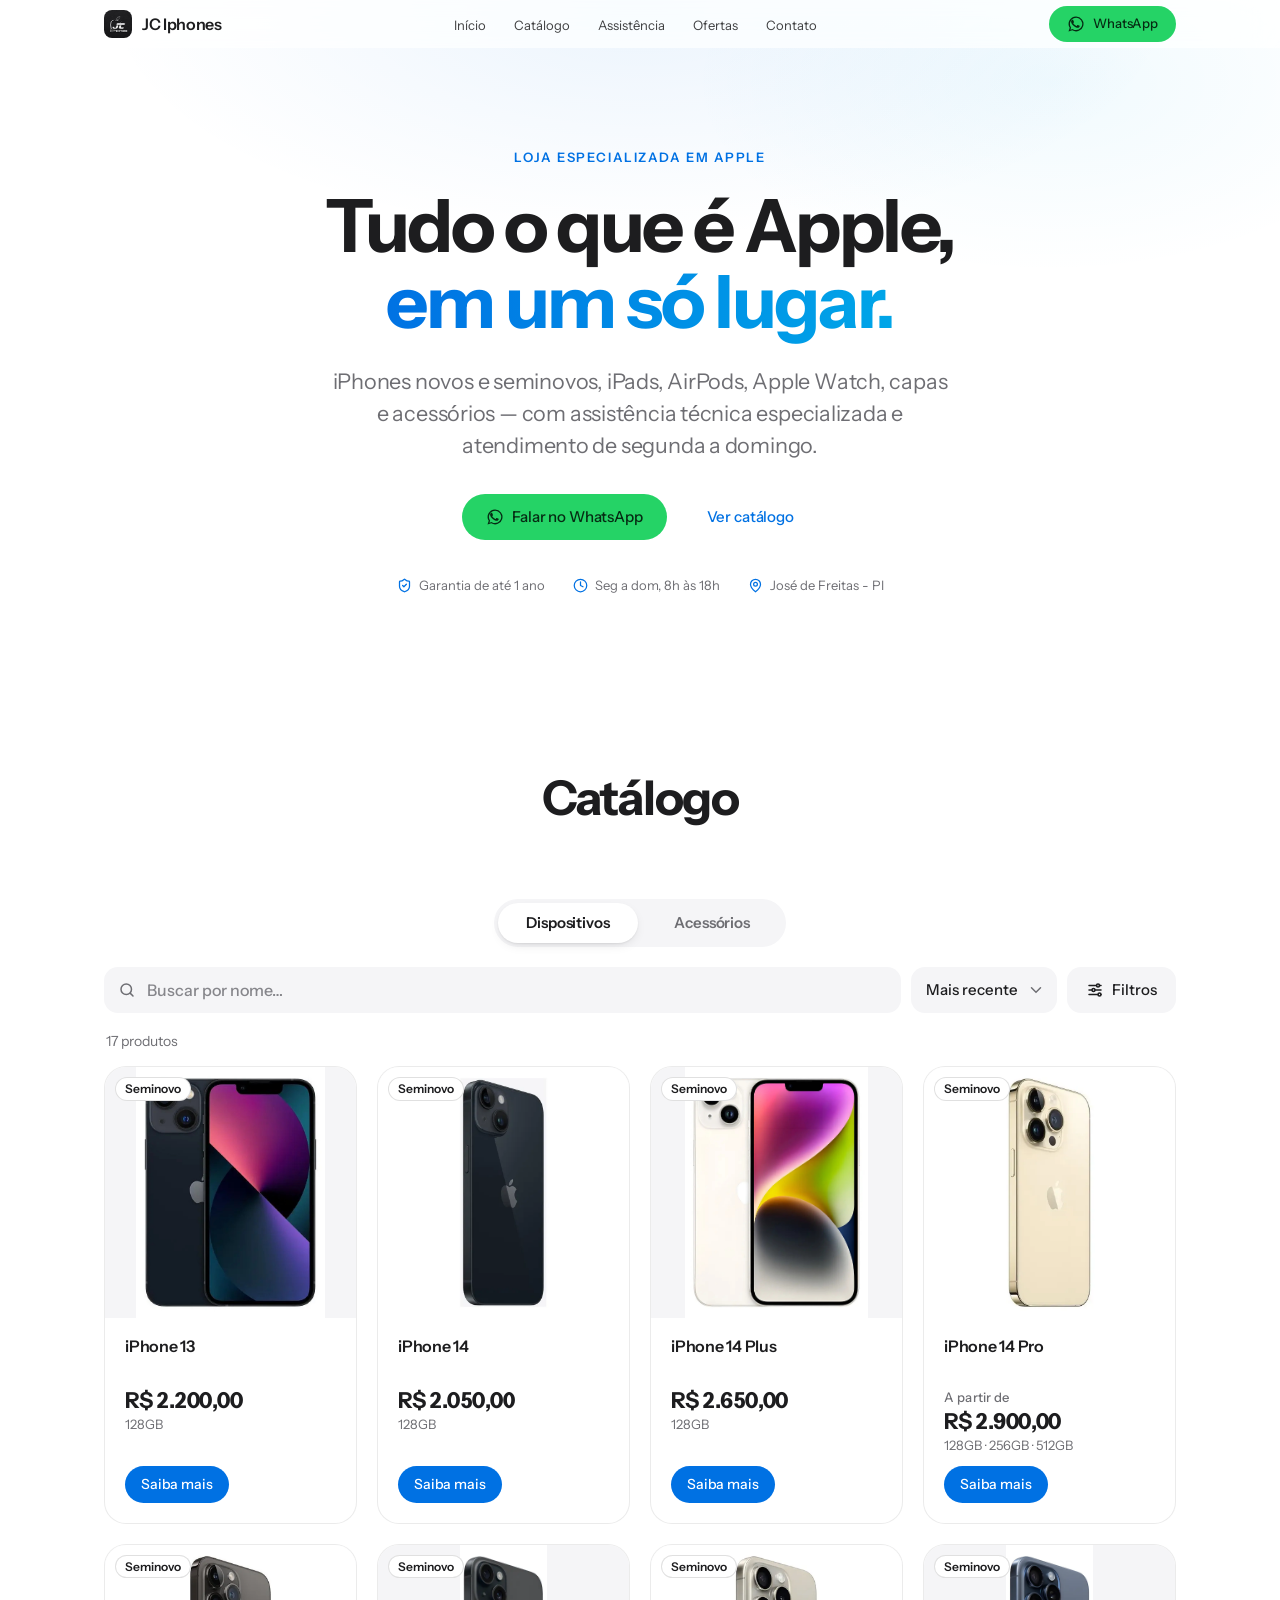
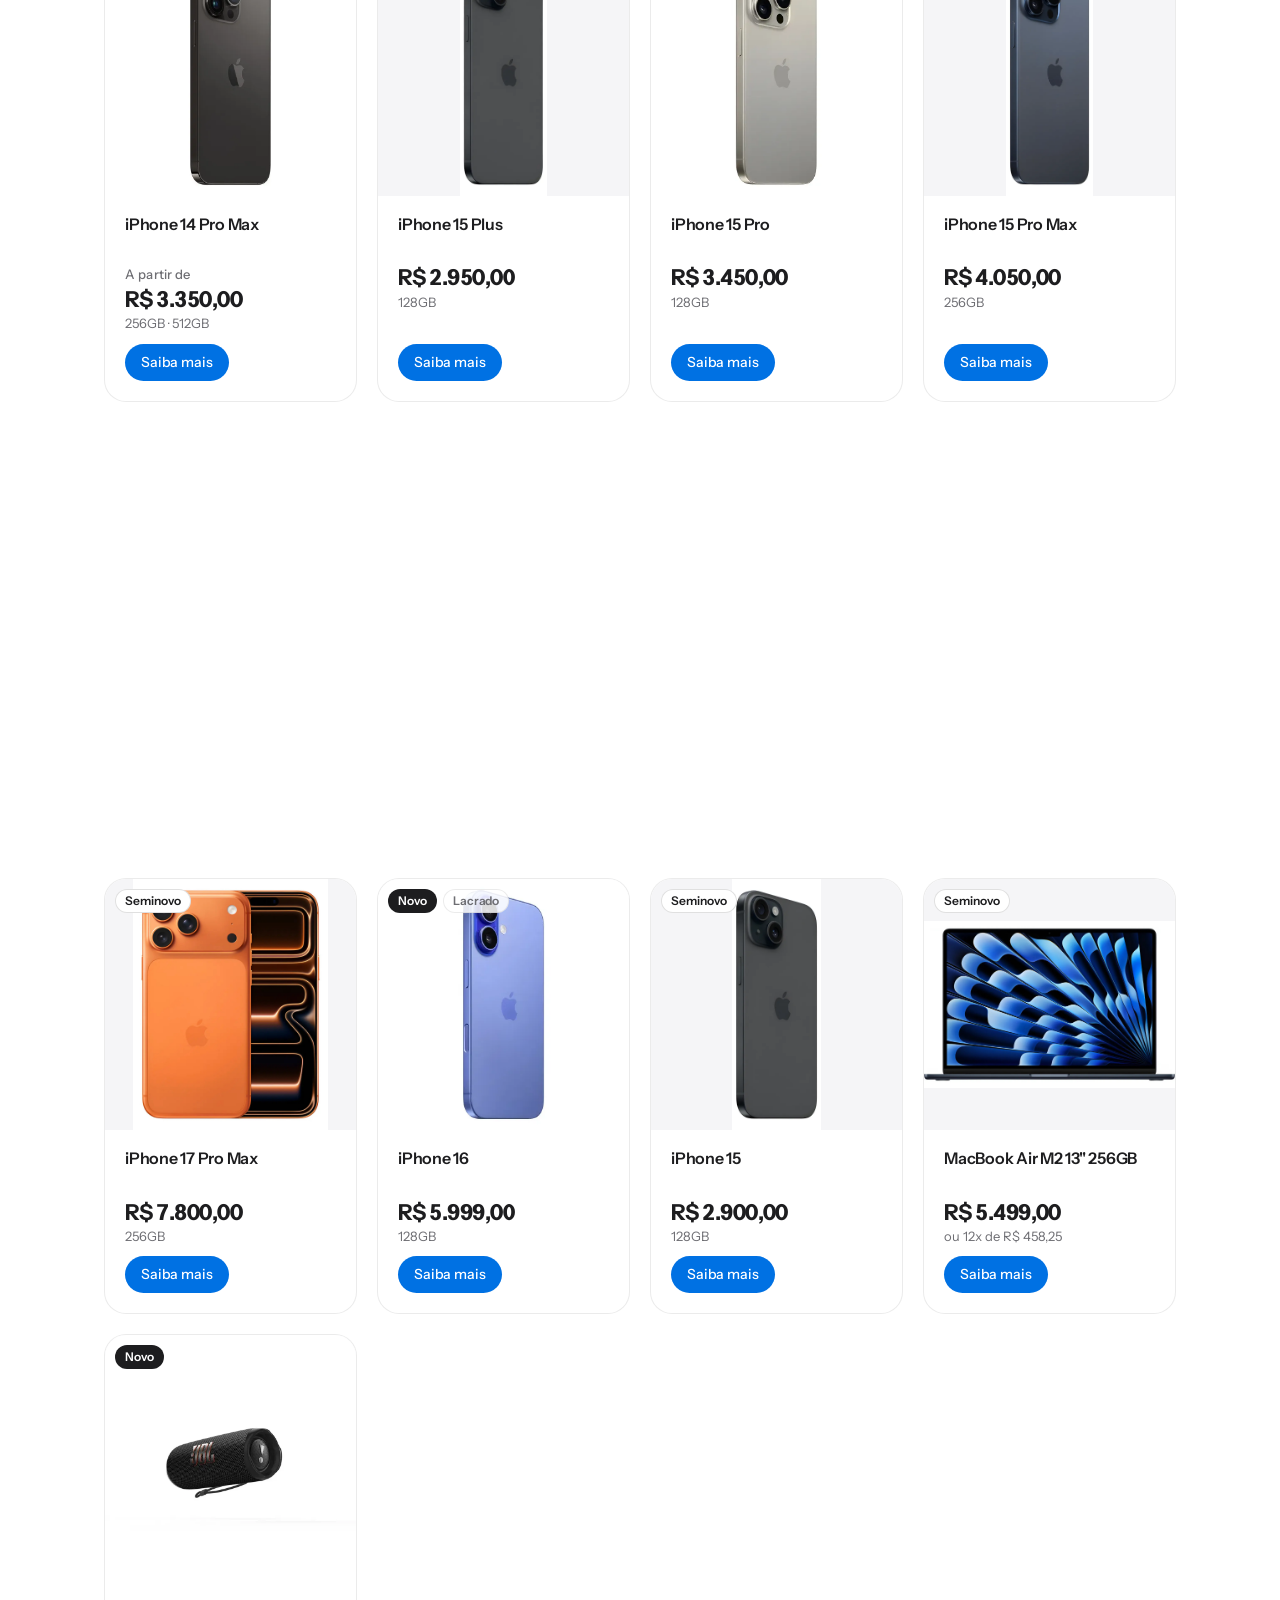
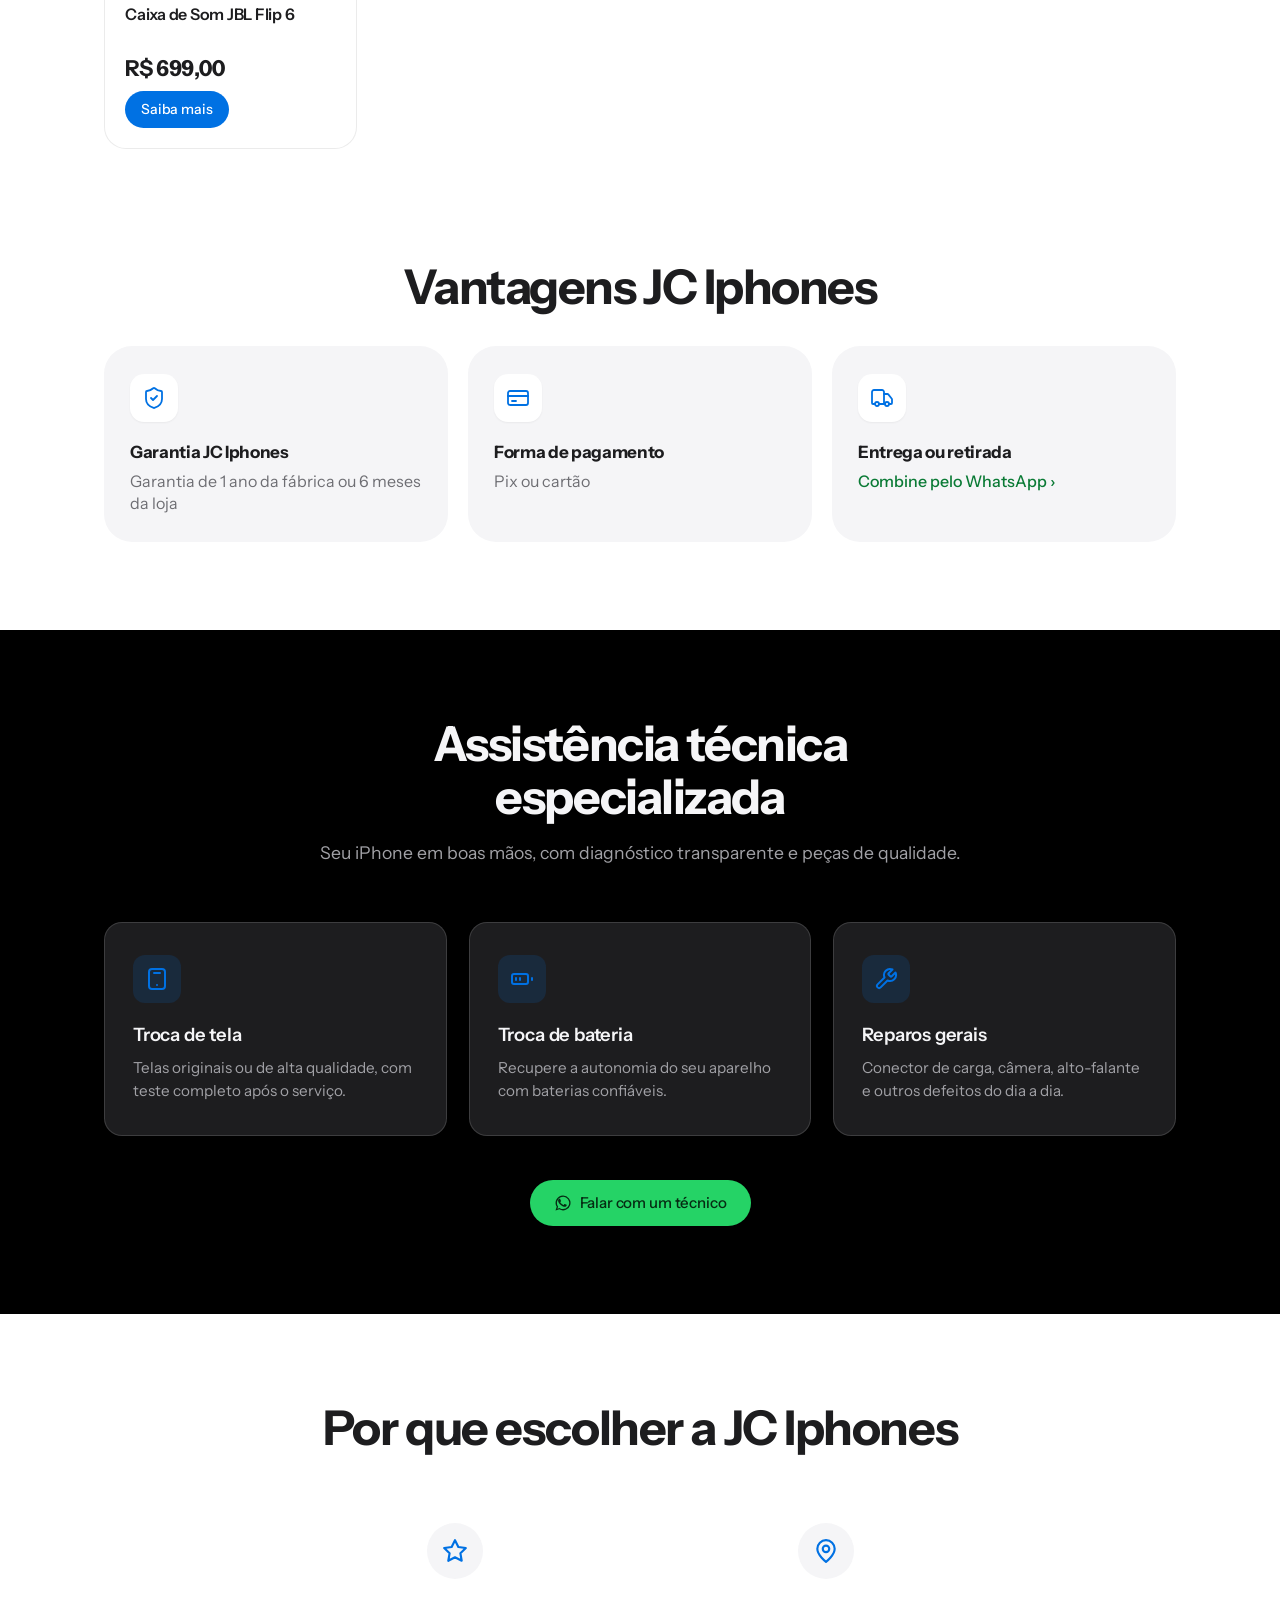
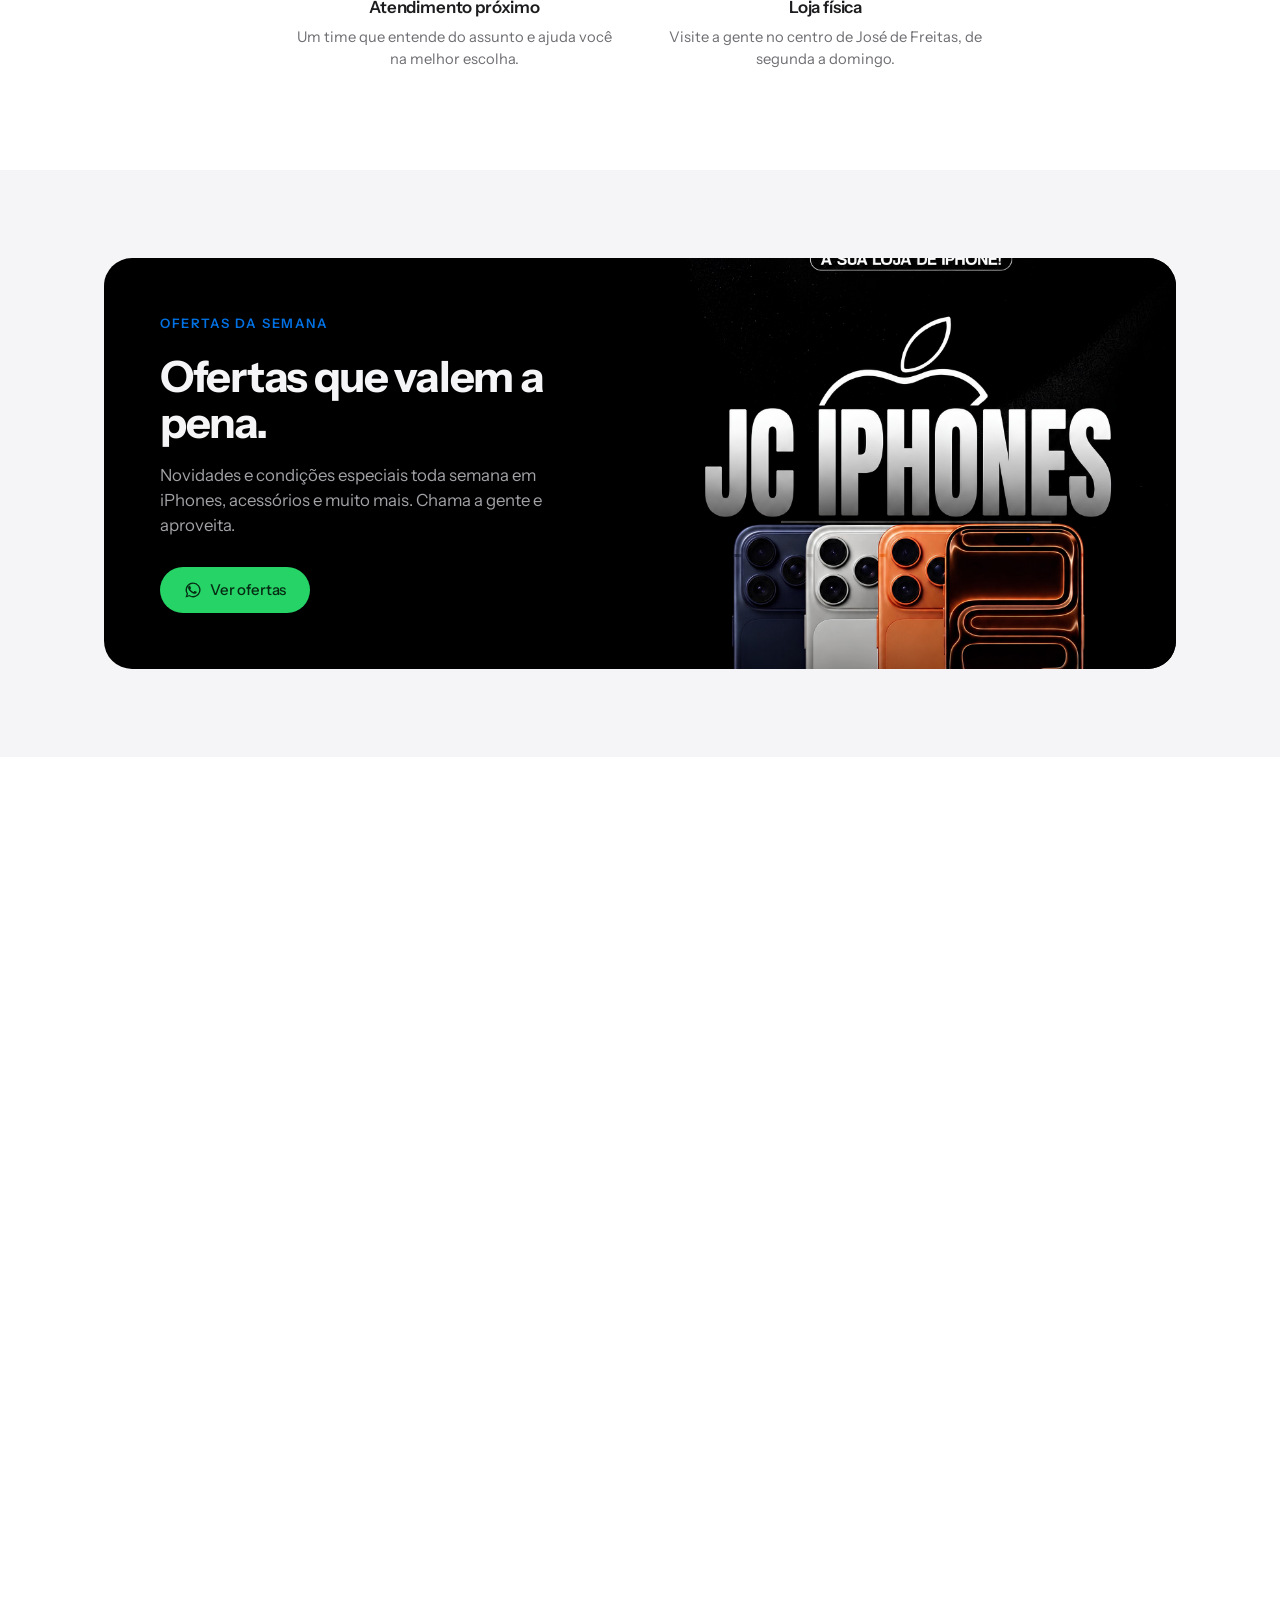
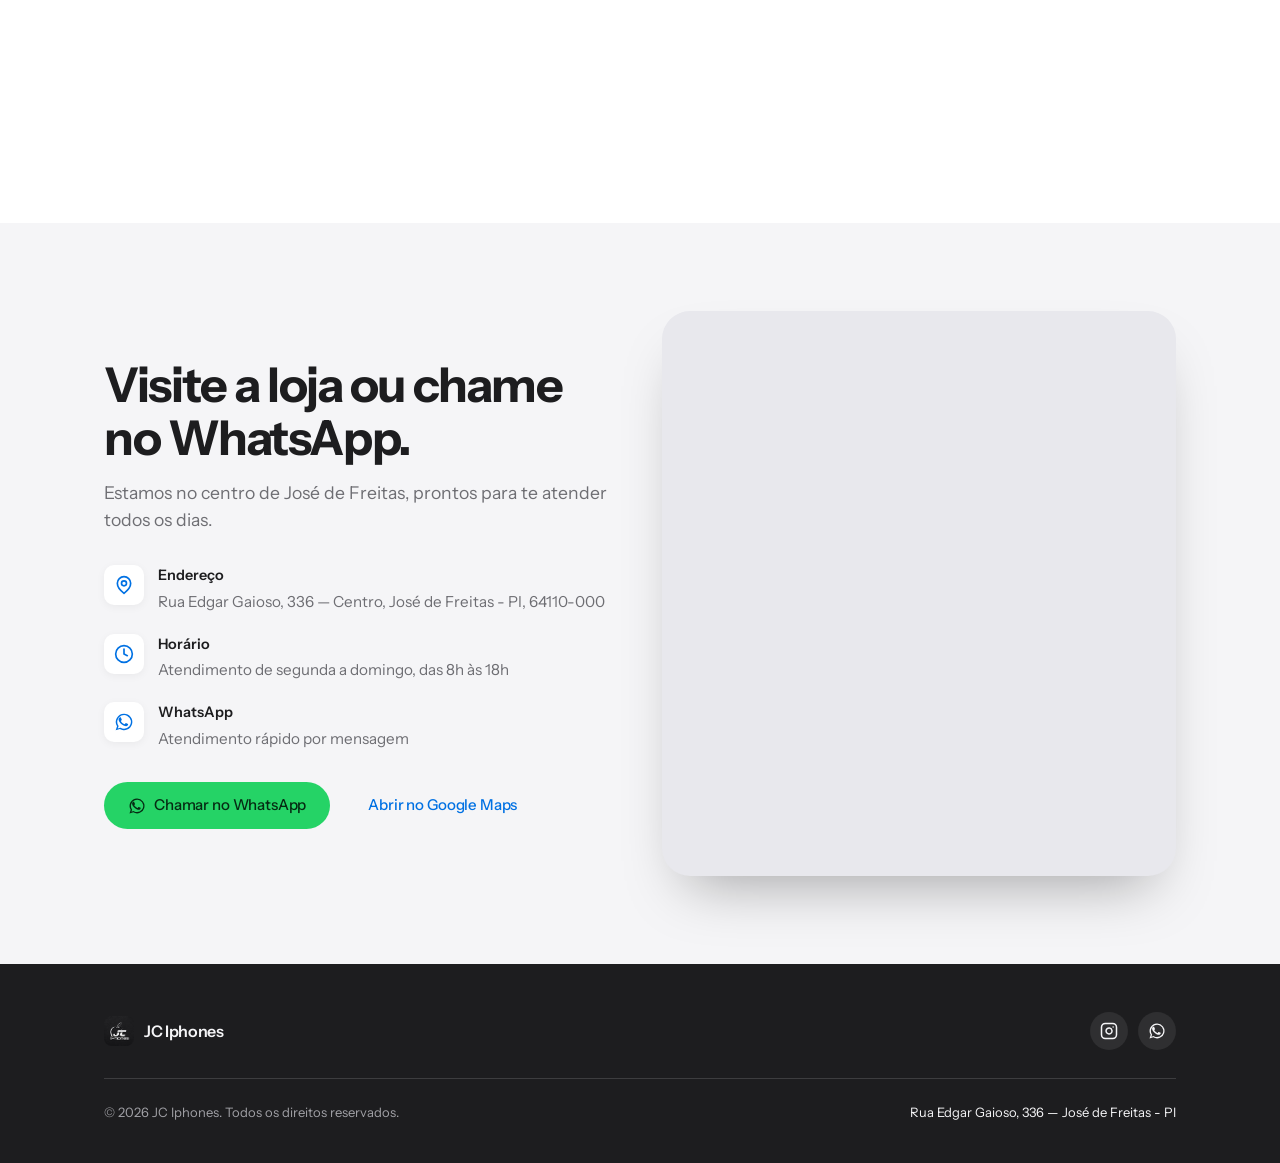
<file: index.html>
<!DOCTYPE html>
<html lang="pt-BR" dir="ltr">
<head>
  <script>document.documentElement.classList.add("js");</script>
  <meta charset="UTF-8">
  <meta name="viewport" content="width=device-width, initial-scale=1.0">
  <title>JC Iphones — iPhones novos e seminovos, acessórios e assistência técnica</title>
  <meta name="description" content="JC Iphones: iPhones novos e seminovos, iPads, AirPods, Apple Watch, capas e acessórios, com assistência técnica especializada. José de Freitas - PI.">
  <link rel="icon" type="image/jpeg" href="static/logo.jpg">

  <!-- Google tag (gtag.js) -->
  <script async src="https://www.googletagmanager.com/gtag/js?id=G-FJ1ECSJ4RF"></script>
  <script>
    window.dataLayer = window.dataLayer || [];
    function gtag(){dataLayer.push(arguments);}
    gtag('js', new Date());
    gtag('config', 'G-FJ1ECSJ4RF');
  </script>

  <meta property="og:title" content="JC Iphones — Tudo o que é Apple, em um só lugar">
  <meta property="og:description" content="iPhones novos e seminovos, iPads, AirPods, Apple Watch e acessórios, com assistência técnica especializada.">
  <meta property="og:type" content="website">
  <meta property="og:image" content="static/logo.jpg">

  <link rel="preconnect" href="https://fonts.googleapis.com">
  <link rel="preconnect" href="https://fonts.gstatic.com" crossorigin>
  <link href="https://fonts.googleapis.com/css2?family=Instrument+Sans:wght@400;500;600;700&display=swap" rel="stylesheet">

  <link rel="stylesheet" href="static/css/site.css?v=20260925">
  <link rel="stylesheet" href="static/css/catalogo.css?v=20260925">
</head>
<body>

  <!-- NAV -->
  <header class="nav" id="nav">
    <div class="nav-inner">
      <a href="#inicio" class="nav-brand">
        <img src="static/logo.jpg" alt="Logo JC Iphones">
        <span>JC Iphones</span>
      </a>
      <nav>
        <ul class="nav-links">
          <li><a href="#inicio">Início</a></li>
          <li><a href="#catalogo">Catálogo</a></li>
          <li><a href="#assistencia">Assistência</a></li>
          <li><a href="#ofertas">Ofertas</a></li>
          <li><a href="#contato">Contato</a></li>
        </ul>
      </nav>
      <div class="nav-actions">
        <a class="btn btn-whatsapp nav-cta desktop" data-wa-text="Olá! Quero saber mais sobre os produtos da JC Iphones.">
          <svg viewBox="0 0 24 24" fill="currentColor" aria-hidden="true"><path d="M12.04 2a9.9 9.9 0 0 0-8.4 15.14L2 22l5.02-1.6A9.9 9.9 0 1 0 12.04 2zm0 18.1a8.2 8.2 0 0 1-4.18-1.15l-.3-.18-2.98.95.95-2.9-.2-.3a8.2 8.2 0 1 1 6.7 3.58z"/><path d="M16.5 14.2c-.3-.15-1.7-.85-2-.95-.25-.1-.45-.15-.63.15-.18.3-.72.95-.88 1.14-.16.2-.32.22-.6.07-.3-.15-1.24-.46-2.36-1.45-.87-.78-1.46-1.74-1.63-2.04-.17-.3-.02-.45.13-.6.13-.13.3-.34.45-.52.15-.17.2-.3.3-.5.1-.2.05-.37-.02-.52-.07-.15-.63-1.52-.87-2.08-.23-.54-.46-.46-.63-.47h-.54c-.19 0-.5.07-.75.36-.26.3-.99.97-.99 2.36 0 1.39 1.01 2.73 1.15 2.92.14.2 1.98 3.03 4.8 4.25.67.29 1.2.46 1.6.59.68.22 1.3.19 1.78.11.55-.08 1.7-.69 1.94-1.36.24-.67.24-1.25.17-1.37-.07-.12-.26-.2-.55-.34z"/></svg>
          WhatsApp
        </a>
        <button class="nav-toggle" id="navToggle" aria-label="Abrir menu" aria-expanded="false">
          <svg id="iconMenu" viewBox="0 0 24 24" fill="none" stroke="currentColor" stroke-width="2" stroke-linecap="round"><line x1="4" x2="20" y1="6" y2="6"/><line x1="4" x2="20" y1="12" y2="12"/><line x1="4" x2="20" y1="18" y2="18"/></svg>
        </button>
      </div>
    </div>
  </header>

  <!-- MENU MOBILE -->
  <div class="mobile-menu" id="mobileMenu">
    <ul>
      <li><a href="#inicio">Início</a></li>
      <li><a href="#catalogo">Catálogo</a></li>
      <li><a href="#assistencia">Assistência</a></li>
      <li><a href="#ofertas">Ofertas</a></li>
      <li><a href="#contato">Contato</a></li>
      <li><a href="#" data-wa-text="Olá! Quero saber mais sobre os produtos da JC Iphones.">Falar no WhatsApp</a></li>
    </ul>
  </div>

  <main>
    <!-- HERO -->
    <section class="hero" id="inicio">
      <div class="container hero-inner">
        <span class="eyebrow reveal">Loja especializada em Apple</span>
        <h1 class="reveal" style="--d:.08s">Tudo o que é Apple,<br><span class="grad">em um só lugar.</span></h1>
        <p class="hero-sub reveal" style="--d:.16s">iPhones novos e seminovos, iPads, AirPods, Apple Watch, capas e acessórios — com assistência técnica especializada e atendimento de segunda a domingo.</p>
        <div class="hero-cta reveal" style="--d:.24s">
          <a class="btn btn-whatsapp" data-wa-text="Olá! Quero saber mais sobre os produtos da JC Iphones.">
            <svg viewBox="0 0 24 24" fill="currentColor" aria-hidden="true"><path d="M12.04 2a9.9 9.9 0 0 0-8.4 15.14L2 22l5.02-1.6A9.9 9.9 0 1 0 12.04 2zm0 18.1a8.2 8.2 0 0 1-4.18-1.15l-.3-.18-2.98.95.95-2.9-.2-.3a8.2 8.2 0 1 1 6.7 3.58z"/><path d="M16.5 14.2c-.3-.15-1.7-.85-2-.95-.25-.1-.45-.15-.63.15-.18.3-.72.95-.88 1.14-.16.2-.32.22-.6.07-.3-.15-1.24-.46-2.36-1.45-.87-.78-1.46-1.74-1.63-2.04-.17-.3-.02-.45.13-.6.13-.13.3-.34.45-.52.15-.17.2-.3.3-.5.1-.2.05-.37-.02-.52-.07-.15-.63-1.52-.87-2.08-.23-.54-.46-.46-.63-.47h-.54c-.19 0-.5.07-.75.36-.26.3-.99.97-.99 2.36 0 1.39 1.01 2.73 1.15 2.92.14.2 1.98 3.03 4.8 4.25.67.29 1.2.46 1.6.59.68.22 1.3.19 1.78.11.55-.08 1.7-.69 1.94-1.36.24-.67.24-1.25.17-1.37-.07-.12-.26-.2-.55-.34z"/></svg>
            Falar no WhatsApp
          </a>
          <a class="btn btn-ghost" href="#catalogo">Ver catálogo</a>
        </div>
        <div class="hero-trust reveal" style="--d:.32s">
          <span><svg viewBox="0 0 24 24" fill="none" stroke="currentColor" stroke-width="2" stroke-linecap="round" stroke-linejoin="round"><path d="M20 13c0 5-3.5 7.5-7.66 8.95a1 1 0 0 1-.67-.01C7.5 20.5 4 18 4 13V6a1 1 0 0 1 1-1c2 0 4.5-1.2 6.24-2.72a1.17 1.17 0 0 1 1.52 0C14.51 3.81 17 5 19 5a1 1 0 0 1 1 1z"/><path d="m9 12 2 2 4-4"/></svg> Garantia de até 1 ano</span>
          <span><svg viewBox="0 0 24 24" fill="none" stroke="currentColor" stroke-width="2" stroke-linecap="round" stroke-linejoin="round"><circle cx="12" cy="12" r="10"/><polyline points="12 6 12 12 16 14"/></svg> Seg a dom, 8h às 18h</span>
          <span><svg viewBox="0 0 24 24" fill="none" stroke="currentColor" stroke-width="2" stroke-linecap="round" stroke-linejoin="round"><path d="M20 10c0 6-8 12-8 12s-8-6-8-12a8 8 0 0 1 16 0Z"/><circle cx="12" cy="10" r="3"/></svg> José de Freitas - PI</span>
        </div>
      </div>
    </section>

    <!-- CATÁLOGO -->
    <section class="catalog" id="catalogo">
      <div class="container">
        <div class="section-head">
          <h2 class="reveal">Catálogo</h2>
          <p class="reveal" style="--d:.08s">Aparelhos e acessórios com preço, condição e disponibilidade de cada unidade.</p>
        </div>

        <div class="catalog-tabs" role="tablist" aria-label="Tipo de produto">
          <button type="button" role="tab" id="tabDispositivo" data-grupo="dispositivo" aria-selected="true" aria-controls="catalogGrid">Dispositivos</button>
          <button type="button" role="tab" id="tabAcessorio" data-grupo="acessorio" aria-selected="false" aria-controls="catalogGrid" tabindex="-1">Acessórios</button>
        </div>

        <div class="catalog-toolbar">
          <label class="catalog-search">
            <svg viewBox="0 0 24 24" fill="none" stroke="currentColor" stroke-width="2" stroke-linecap="round" aria-hidden="true"><circle cx="11" cy="11" r="7"/><path d="m20 20-3.5-3.5"/></svg>
            <span class="sr-only">Buscar por nome</span>
            <input type="search" id="catalogSearch" placeholder="Buscar por nome…" autocomplete="off" enterkeyhint="search">
          </label>
          <label class="catalog-sort">
            <span class="sr-only">Ordenar por</span>
            <select id="catalogSort">
              <option value="recente">Mais recente</option>
              <option value="menor-preco">Menor preço</option>
              <option value="maior-preco">Maior preço</option>
            </select>
            <svg viewBox="0 0 24 24" fill="none" stroke="currentColor" stroke-width="2" stroke-linecap="round" aria-hidden="true"><path d="m6 9 6 6 6-6"/></svg>
          </label>
          <button type="button" class="catalog-filter-btn" id="filterOpen" aria-controls="filterDrawer" aria-expanded="false">
            <svg viewBox="0 0 24 24" fill="none" stroke="currentColor" stroke-width="2" stroke-linecap="round" aria-hidden="true"><path d="M4 6h10M18 6h2M4 12h4M12 12h8M4 18h12M20 18h0"/><circle cx="16" cy="6" r="2"/><circle cx="10" cy="12" r="2"/><circle cx="18" cy="18" r="2"/></svg>
            Filtros<span class="filter-count" id="filterCount" hidden></span>
          </button>
        </div>

        <p class="catalog-count" id="catalogCount" aria-live="polite"></p>

        <div class="catalog-grid" id="catalogGrid" role="tabpanel" aria-labelledby="tabDispositivo">
          <noscript>
            <!-- Sem JavaScript não há catálogo: link direto (atualizar o número junto com WA_NUMBER em static/js/common.js) -->
            <div class="catalog-state">
              <h3>Ative o JavaScript para ver o catálogo</h3>
              <p>Ou fale direto com a gente e pergunte pelo aparelho que você procura.</p>
              <div class="state-actions"><a class="btn btn-whatsapp" href="https://wa.me/5511999999999?text=Ol%C3%A1!%20Quero%20saber%20quais%20produtos%20voc%C3%AAs%20t%C3%AAm%20dispon%C3%ADveis." target="_blank" rel="noopener">Falar no WhatsApp</a></div>
            </div>
          </noscript>
        </div>
      </div>

      <div class="filter-drawer" id="filterDrawer" role="dialog" aria-modal="true" aria-labelledby="filterTitle" hidden>
        <div class="filter-backdrop" data-close></div>
        <div class="filter-panel">
          <div class="filter-head">
            <h3 id="filterTitle">Filtros</h3>
            <button type="button" class="filter-close" data-close aria-label="Fechar filtros">
              <svg viewBox="0 0 24 24" fill="none" stroke="currentColor" stroke-width="2" stroke-linecap="round" aria-hidden="true"><path d="M18 6 6 18"/><path d="m6 6 12 12"/></svg>
            </button>
          </div>
          <div class="filter-body">
            <fieldset class="filter-group">
              <legend>Preço</legend>
              <div class="filter-price">
                <label><span>Mínimo</span><input type="number" id="filterMin" inputmode="numeric" min="0" step="50" placeholder="R$ 0"></label>
                <label><span>Máximo</span><input type="number" id="filterMax" inputmode="numeric" min="0" step="50" placeholder="Sem limite"></label>
              </div>
            </fieldset>
            <fieldset class="filter-group" id="filterLinhasGroup">
              <legend>Linha do aparelho</legend>
              <div class="filter-options" id="filterLinhas"></div>
            </fieldset>
            <fieldset class="filter-group">
              <legend>Condição</legend>
              <div class="filter-options">
                <label class="chip"><input type="checkbox" name="cond" value="novo"><span>Novo</span></label>
                <label class="chip"><input type="checkbox" name="cond" value="seminovo"><span>Seminovo</span></label>
              </div>
            </fieldset>
          </div>
          <div class="filter-foot">
            <button type="button" class="btn btn-ghost" id="filterClear">Limpar filtros</button>
            <button type="button" class="btn btn-primary" id="filterApply" data-close>Ver resultados</button>
          </div>
        </div>
      </div>
    </section>

    <!-- VANTAGENS -->
    <section class="vantagens-section" id="vantagens">
      <div class="container">
        <div class="section-head">
          <h2 class="reveal">Vantagens JC Iphones</h2>
        </div>
        <div data-vantagens="full"></div>
      </div>
    </section>

    <!-- ASSISTÊNCIA -->
    <section class="assist" id="assistencia">
      <div class="container">
        <div class="section-head">
          <h2 class="reveal">Assistência técnica especializada</h2>
          <p class="reveal" style="--d:.08s">Seu iPhone em boas mãos, com diagnóstico transparente e peças de qualidade.</p>
        </div>
        <div class="assist-grid">
          <div class="assist-item reveal">
            <div class="icon"><svg viewBox="0 0 24 24" fill="none" stroke="currentColor" stroke-width="2" stroke-linecap="round" stroke-linejoin="round"><rect x="4" y="2" width="16" height="20" rx="3"/><path d="M9 6h6"/><path d="M12 18h.01"/></svg></div>
            <h4>Troca de tela</h4>
            <p>Telas originais ou de alta qualidade, com teste completo após o serviço.</p>
          </div>
          <div class="assist-item reveal" style="--d:.06s">
            <div class="icon"><svg viewBox="0 0 24 24" fill="none" stroke="currentColor" stroke-width="2" stroke-linecap="round" stroke-linejoin="round"><rect x="2" y="7" width="16" height="10" rx="2"/><line x1="22" y1="11" x2="22" y2="13"/><line x1="6" y1="11" x2="6" y2="13"/><line x1="10" y1="11" x2="10" y2="13"/></svg></div>
            <h4>Troca de bateria</h4>
            <p>Recupere a autonomia do seu aparelho com baterias confiáveis.</p>
          </div>
          <div class="assist-item reveal" style="--d:.12s">
            <div class="icon"><svg viewBox="0 0 24 24" fill="none" stroke="currentColor" stroke-width="2" stroke-linecap="round" stroke-linejoin="round"><path d="M14.7 6.3a1 1 0 0 0 0 1.4l1.6 1.6a1 1 0 0 0 1.4 0l3.77-3.77a6 6 0 0 1-7.94 7.94l-6.91 6.91a2.12 2.12 0 0 1-3-3l6.91-6.91a6 6 0 0 1 7.94-7.94l-3.76 3.76z"/></svg></div>
            <h4>Reparos gerais</h4>
            <p>Conector de carga, câmera, alto-falante e outros defeitos do dia a dia.</p>
          </div>
        </div>
        <div class="assist-cta reveal">
          <a class="btn btn-whatsapp" data-wa-text="Olá! Preciso de assistência técnica para meu iPhone.">
            <svg viewBox="0 0 24 24" fill="currentColor" aria-hidden="true"><path d="M12.04 2a9.9 9.9 0 0 0-8.4 15.14L2 22l5.02-1.6A9.9 9.9 0 1 0 12.04 2zm0 18.1a8.2 8.2 0 0 1-4.18-1.15l-.3-.18-2.98.95.95-2.9-.2-.3a8.2 8.2 0 1 1 6.7 3.58z"/><path d="M16.5 14.2c-.3-.15-1.7-.85-2-.95-.25-.1-.45-.15-.63.15-.18.3-.72.95-.88 1.14-.16.2-.32.22-.6.07-.3-.15-1.24-.46-2.36-1.45-.87-.78-1.46-1.74-1.63-2.04-.17-.3-.02-.45.13-.6.13-.13.3-.34.45-.52.15-.17.2-.3.3-.5.1-.2.05-.37-.02-.52-.07-.15-.63-1.52-.87-2.08-.23-.54-.46-.46-.63-.47h-.54c-.19 0-.5.07-.75.36-.26.3-.99.97-.99 2.36 0 1.39 1.01 2.73 1.15 2.92.14.2 1.98 3.03 4.8 4.25.67.29 1.2.46 1.6.59.68.22 1.3.19 1.78.11.55-.08 1.7-.69 1.94-1.36.24-.67.24-1.25.17-1.37-.07-.12-.26-.2-.55-.34z"/></svg>
            Falar com um técnico
          </a>
        </div>
      </div>
    </section>

    <!-- DIFERENCIAIS -->
    <section id="porque">
      <div class="container">
        <div class="section-head">
          <h2 class="reveal">Por que escolher a JC Iphones</h2>
        </div>
        <div class="diffs-grid diffs-grid-2">
          <div class="diff reveal">
            <div class="icon"><svg viewBox="0 0 24 24" fill="none" stroke="currentColor" stroke-width="2" stroke-linecap="round" stroke-linejoin="round"><polygon points="12 2 15.09 8.26 22 9.27 17 14.14 18.18 21.02 12 17.77 5.82 21.02 7 14.14 2 9.27 8.91 8.26 12 2"/></svg></div>
            <h4>Atendimento próximo</h4>
            <p>Um time que entende do assunto e ajuda você na melhor escolha.</p>
          </div>
          <div class="diff reveal" style="--d:.06s">
            <div class="icon"><svg viewBox="0 0 24 24" fill="none" stroke="currentColor" stroke-width="2" stroke-linecap="round" stroke-linejoin="round"><path d="M20 10c0 6-8 12-8 12s-8-6-8-12a8 8 0 0 1 16 0Z"/><circle cx="12" cy="10" r="3"/></svg></div>
            <h4>Loja física</h4>
            <p>Visite a gente no centro de José de Freitas, de segunda a domingo.</p>
          </div>
        </div>
      </div>
    </section>

    <!-- OFERTAS / PROMO -->
    <section class="promo" id="ofertas">
      <div class="container">
        <div class="promo-card reveal">
          <div class="promo-copy">
            <span class="eyebrow">Ofertas da semana</span>
            <h2>Ofertas que valem a pena.</h2>
            <p>Novidades e condições especiais toda semana em iPhones, acessórios e muito mais. Chama a gente e aproveita.</p>
            <a class="btn btn-whatsapp" data-wa-text="Olá! Quero conhecer as ofertas da semana da JC Iphones.">
              <svg viewBox="0 0 24 24" fill="currentColor" aria-hidden="true"><path d="M12.04 2a9.9 9.9 0 0 0-8.4 15.14L2 22l5.02-1.6A9.9 9.9 0 1 0 12.04 2zm0 18.1a8.2 8.2 0 0 1-4.18-1.15l-.3-.18-2.98.95.95-2.9-.2-.3a8.2 8.2 0 1 1 6.7 3.58z"/><path d="M16.5 14.2c-.3-.15-1.7-.85-2-.95-.25-.1-.45-.15-.63.15-.18.3-.72.95-.88 1.14-.16.2-.32.22-.6.07-.3-.15-1.24-.46-2.36-1.45-.87-.78-1.46-1.74-1.63-2.04-.17-.3-.02-.45.13-.6.13-.13.3-.34.45-.52.15-.17.2-.3.3-.5.1-.2.05-.37-.02-.52-.07-.15-.63-1.52-.87-2.08-.23-.54-.46-.46-.63-.47h-.54c-.19 0-.5.07-.75.36-.26.3-.99.97-.99 2.36 0 1.39 1.01 2.73 1.15 2.92.14.2 1.98 3.03 4.8 4.25.67.29 1.2.46 1.6.59.68.22 1.3.19 1.78.11.55-.08 1.7-.69 1.94-1.36.24-.67.24-1.25.17-1.37-.07-.12-.26-.2-.55-.34z"/></svg>
              Ver ofertas
            </a>
          </div>
          <div class="promo-media">
            <img src="static/banner.jpg" alt="Banner promocional da JC Iphones" loading="lazy">
          </div>
        </div>
      </div>
    </section>

    <!-- NOVIDADES / INSTAGRAM -->
    <section id="novidades">
      <div class="container">
        <div class="section-head">
          <h2 class="reveal">Novidades da loja</h2>
          <p class="reveal" style="--d:.08s">Acompanhe as últimas chegadas e promoções no nosso Instagram.</p>
        </div>
        <div class="insta-grid">
          <a class="insta-card reveal" href="#" target="_blank" rel="noopener">
            <img src="static/banner_instagram_02.jpg" alt="Publicação da JC Iphones no Instagram" loading="lazy">
            <span class="insta-overlay"><span class="tag"><svg viewBox="0 0 24 24" fill="none" stroke="currentColor" stroke-width="2" stroke-linecap="round" stroke-linejoin="round"><rect width="20" height="20" x="2" y="2" rx="5" ry="5"/><path d="M16 11.37A4 4 0 1 1 12.63 8 4 4 0 0 1 16 11.37z"/><line x1="17.5" x2="17.51" y1="6.5" y2="6.5"/></svg> Ver no Instagram</span></span>
          </a>
          <a class="insta-card reveal" style="--d:.08s" href="#" target="_blank" rel="noopener">
            <img src="static/banner_instagram_03.jpg" alt="Publicação da JC Iphones no Instagram" loading="lazy">
            <span class="insta-overlay"><span class="tag"><svg viewBox="0 0 24 24" fill="none" stroke="currentColor" stroke-width="2" stroke-linecap="round" stroke-linejoin="round"><rect width="20" height="20" x="2" y="2" rx="5" ry="5"/><path d="M16 11.37A4 4 0 1 1 12.63 8 4 4 0 0 1 16 11.37z"/><line x1="17.5" x2="17.51" y1="6.5" y2="6.5"/></svg> Ver no Instagram</span></span>
          </a>
        </div>
        <div class="insta-cta reveal">
          <a class="btn btn-primary" href="#" target="_blank" rel="noopener">
            <svg viewBox="0 0 24 24" fill="none" stroke="currentColor" stroke-width="2" stroke-linecap="round" stroke-linejoin="round"><rect width="20" height="20" x="2" y="2" rx="5" ry="5"/><path d="M16 11.37A4 4 0 1 1 12.63 8 4 4 0 0 1 16 11.37z"/><line x1="17.5" x2="17.51" y1="6.5" y2="6.5"/></svg>
            Seguir no Instagram
          </a>
        </div>
      </div>
    </section>

    <!-- CONTATO -->
    <section class="contact" id="contato">
      <div class="container">
        <div class="contact-grid">
          <div class="reveal">
            <h2>Visite a loja ou chame no WhatsApp.</h2>
            <p>Estamos no centro de José de Freitas, prontos para te atender todos os dias.</p>
            <ul class="contact-list">
              <li>
                <div class="icon"><svg viewBox="0 0 24 24" fill="none" stroke="currentColor" stroke-width="2" stroke-linecap="round" stroke-linejoin="round"><path d="M20 10c0 6-8 12-8 12s-8-6-8-12a8 8 0 0 1 16 0Z"/><circle cx="12" cy="10" r="3"/></svg></div>
                <div><strong>Endereço</strong><span>Rua Edgar Gaioso, 336 — Centro, José de Freitas - PI, 64110-000</span></div>
              </li>
              <li>
                <div class="icon"><svg viewBox="0 0 24 24" fill="none" stroke="currentColor" stroke-width="2" stroke-linecap="round" stroke-linejoin="round"><circle cx="12" cy="12" r="10"/><polyline points="12 6 12 12 16 14"/></svg></div>
                <div><strong>Horário</strong><span>Atendimento de segunda a domingo, das 8h às 18h</span></div>
              </li>
              <li>
                <div class="icon"><svg viewBox="0 0 24 24" fill="currentColor"><path d="M12.04 2a9.9 9.9 0 0 0-8.4 15.14L2 22l5.02-1.6A9.9 9.9 0 1 0 12.04 2zm0 18.1a8.2 8.2 0 0 1-4.18-1.15l-.3-.18-2.98.95.95-2.9-.2-.3a8.2 8.2 0 1 1 6.7 3.58z"/><path d="M16.5 14.2c-.3-.15-1.7-.85-2-.95-.25-.1-.45-.15-.63.15-.18.3-.72.95-.88 1.14-.16.2-.32.22-.6.07-.3-.15-1.24-.46-2.36-1.45-.87-.78-1.46-1.74-1.63-2.04-.17-.3-.02-.45.13-.6.13-.13.3-.34.45-.52.15-.17.2-.3.3-.5.1-.2.05-.37-.02-.52-.07-.15-.63-1.52-.87-2.08-.23-.54-.46-.46-.63-.47h-.54c-.19 0-.5.07-.75.36-.26.3-.99.97-.99 2.36 0 1.39 1.01 2.73 1.15 2.92.14.2 1.98 3.03 4.8 4.25.67.29 1.2.46 1.6.59.68.22 1.3.19 1.78.11.55-.08 1.7-.69 1.94-1.36.24-.67.24-1.25.17-1.37-.07-.12-.26-.2-.55-.34z"/></svg></div>
                <div><strong>WhatsApp</strong><span>Atendimento rápido por mensagem</span></div>
              </li>
            </ul>
            <div class="contact-actions">
              <a class="btn btn-whatsapp" data-wa-text="Olá! Quero falar com a JC Iphones.">
                <svg viewBox="0 0 24 24" fill="currentColor" aria-hidden="true"><path d="M12.04 2a9.9 9.9 0 0 0-8.4 15.14L2 22l5.02-1.6A9.9 9.9 0 1 0 12.04 2zm0 18.1a8.2 8.2 0 0 1-4.18-1.15l-.3-.18-2.98.95.95-2.9-.2-.3a8.2 8.2 0 1 1 6.7 3.58z"/><path d="M16.5 14.2c-.3-.15-1.7-.85-2-.95-.25-.1-.45-.15-.63.15-.18.3-.72.95-.88 1.14-.16.2-.32.22-.6.07-.3-.15-1.24-.46-2.36-1.45-.87-.78-1.46-1.74-1.63-2.04-.17-.3-.02-.45.13-.6.13-.13.3-.34.45-.52.15-.17.2-.3.3-.5.1-.2.05-.37-.02-.52-.07-.15-.63-1.52-.87-2.08-.23-.54-.46-.46-.63-.47h-.54c-.19 0-.5.07-.75.36-.26.3-.99.97-.99 2.36 0 1.39 1.01 2.73 1.15 2.92.14.2 1.98 3.03 4.8 4.25.67.29 1.2.46 1.6.59.68.22 1.3.19 1.78.11.55-.08 1.7-.69 1.94-1.36.24-.67.24-1.25.17-1.37-.07-.12-.26-.2-.55-.34z"/></svg>
                Chamar no WhatsApp
              </a>
              <a class="btn btn-ghost" href="https://www.google.com/maps/search/?api=1&query=Rua+Edgar+Gaioso+336+Jos%C3%A9+de+Freitas+PI" target="_blank" rel="noopener">Abrir no Google Maps</a>
            </div>
          </div>
          <div class="map-wrap reveal" style="--d:.1s">
            <iframe title="Mapa da JC Iphones" src="https://maps.google.com/maps?q=Rua%20Edgar%20Gaioso%2C%20336%20-%20Centro%2C%20Jos%C3%A9%20de%20Freitas%20-%20PI&t=&z=15&ie=UTF8&iwloc=&output=embed" loading="lazy" referrerpolicy="no-referrer-when-downgrade"></iframe>
          </div>
        </div>
      </div>
    </section>
  </main>

  <footer>
    <div class="footer-inner">
      <div class="footer-top">
        <a href="#inicio" class="footer-brand">
          <img src="static/logo.jpg" alt="Logo JC Iphones">
          <span>JC Iphones</span>
        </a>
        <div class="footer-social">
          <a href="#" target="_blank" rel="noopener" aria-label="Instagram da JC Iphones">
            <svg viewBox="0 0 24 24" fill="none" stroke="currentColor" stroke-width="2" stroke-linecap="round" stroke-linejoin="round"><rect width="20" height="20" x="2" y="2" rx="5" ry="5"/><path d="M16 11.37A4 4 0 1 1 12.63 8 4 4 0 0 1 16 11.37z"/><line x1="17.5" x2="17.51" y1="6.5" y2="6.5"/></svg>
          </a>
          <a href="#" data-wa-text="Olá! Quero saber mais sobre os produtos da JC Iphones." target="_blank" rel="noopener" aria-label="WhatsApp da JC Iphones">
            <svg viewBox="0 0 24 24" fill="currentColor"><path d="M12.04 2a9.9 9.9 0 0 0-8.4 15.14L2 22l5.02-1.6A9.9 9.9 0 1 0 12.04 2zm0 18.1a8.2 8.2 0 0 1-4.18-1.15l-.3-.18-2.98.95.95-2.9-.2-.3a8.2 8.2 0 1 1 6.7 3.58z"/><path d="M16.5 14.2c-.3-.15-1.7-.85-2-.95-.25-.1-.45-.15-.63.15-.18.3-.72.95-.88 1.14-.16.2-.32.22-.6.07-.3-.15-1.24-.46-2.36-1.45-.87-.78-1.46-1.74-1.63-2.04-.17-.3-.02-.45.13-.6.13-.13.3-.34.45-.52.15-.17.2-.3.3-.5.1-.2.05-.37-.02-.52-.07-.15-.63-1.52-.87-2.08-.23-.54-.46-.46-.63-.47h-.54c-.19 0-.5.07-.75.36-.26.3-.99.97-.99 2.36 0 1.39 1.01 2.73 1.15 2.92.14.2 1.98 3.03 4.8 4.25.67.29 1.2.46 1.6.59.68.22 1.3.19 1.78.11.55-.08 1.7-.69 1.94-1.36.24-.67.24-1.25.17-1.37-.07-.12-.26-.2-.55-.34z"/></svg>
          </a>
        </div>
      </div>
      <div class="footer-bottom">
        <span>&copy; <span id="year"></span> JC Iphones. Todos os direitos reservados.</span>
        <a href="https://www.google.com/maps/search/?api=1&query=Rua+Edgar+Gaioso+336+Jos%C3%A9+de+Freitas+PI" target="_blank" rel="noopener">Rua Edgar Gaioso, 336 — José de Freitas - PI</a>
      </div>
    </div>
  </footer>

  <script src="static/js/catalogo-core.js?v=20260925"></script>
  <script src="static/js/common.js?v=20260925"></script>
  <script src="static/js/catalogo.js?v=20260925"></script>
</body>
</html>
</file>
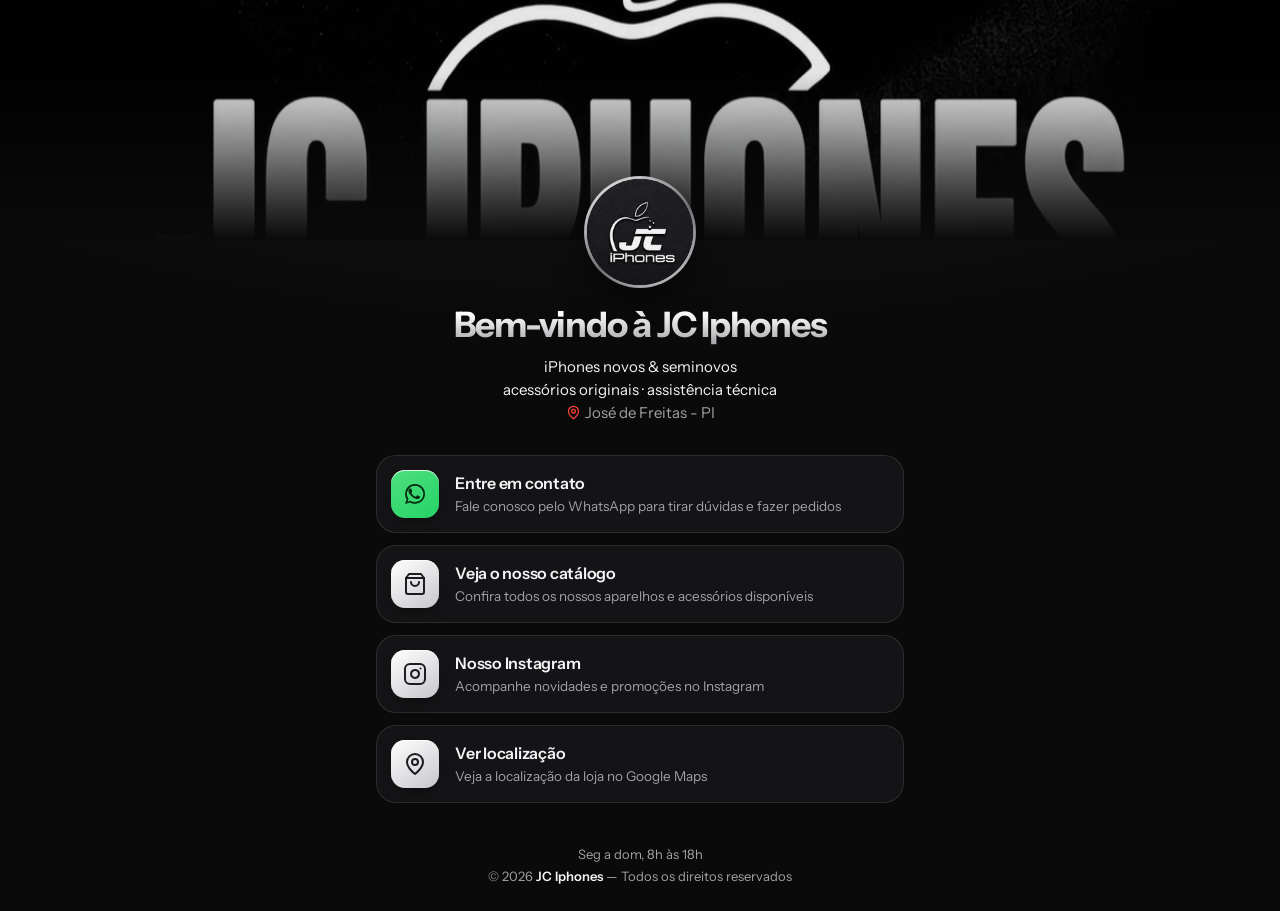
<file: bio/index.html>
<!DOCTYPE html>
<html lang="pt-BR" dir="ltr">
<head>
  <script>document.documentElement.classList.add("js");</script>
  <meta charset="UTF-8">
  <meta name="viewport" content="width=device-width, initial-scale=1.0, viewport-fit=cover">
  <title>JC Iphones | Links</title>
  <meta name="description" content="JC Iphones em José de Freitas - PI: iPhones novos e seminovos, acessórios e assistência técnica. Fale no WhatsApp, veja o catálogo e a localização.">
  <meta name="theme-color" content="#0a0a0b">

  <!-- Compartilhamento (WhatsApp/Instagram exigem URL absoluta).
       TODO: se a loja usar domínio próprio, trocar a base https://mauriciodosantos.github.io/jciphones/ -->
  <meta property="og:type" content="website">
  <meta property="og:site_name" content="JC Iphones">
  <meta property="og:title" content="JC Iphones — iPhones novos e seminovos em José de Freitas - PI">
  <meta property="og:description" content="Fale no WhatsApp, veja o catálogo com preços e a localização da loja.">
  <meta property="og:url" content="https://mauriciodosantos.github.io/jciphones/bio/">
  <meta property="og:image" content="https://mauriciodosantos.github.io/jciphones/static/bio-banner.jpg">
  <meta property="og:image:width" content="1200">
  <meta property="og:image:height" content="636">
  <meta name="twitter:card" content="summary_large_image">
  <link rel="icon" type="image/jpeg" href="../static/logo.jpg">

  <!-- Google tag (gtag.js) -->
  <script async src="https://www.googletagmanager.com/gtag/js?id=G-FJ1ECSJ4RF"></script>
  <script>
    window.dataLayer = window.dataLayer || [];
    function gtag(){dataLayer.push(arguments);}
    gtag('js', new Date());
    gtag('config', 'G-FJ1ECSJ4RF');
  </script>

  <link rel="preconnect" href="https://fonts.googleapis.com">
  <link rel="preconnect" href="https://fonts.gstatic.com" crossorigin>
  <link href="https://fonts.googleapis.com/css2?family=Instrument+Sans:wght@400;500;600;700&display=swap" rel="stylesheet">
  <link rel="stylesheet" href="../static/css/site.css?v=20260925">
  <link rel="stylesheet" href="../static/css/bio.css?v=20260925">
</head>
<body class="bio">
  <header class="bio-cover">
    <img src="../static/bio-banner.jpg" alt="" width="1200" height="636" onerror="this.remove()">
  </header>

  <main class="bio-main">
    <img class="bio-logo" src="../static/logo.jpg" alt="Logo JC Iphones" width="150" height="150">

    <h1 class="bio-title">Bem-vindo à JC Iphones</h1>
    <p class="bio-text">
      iPhones novos &amp; seminovos<br>
      acessórios originais &middot; assistência técnica<br>
      <span class="bio-place">
        <svg viewBox="0 0 24 24" fill="none" stroke="currentColor" stroke-width="2" stroke-linecap="round" stroke-linejoin="round" aria-hidden="true"><path d="M20 10c0 6-8 12-8 12s-8-6-8-12a8 8 0 0 1 16 0Z"/><circle cx="12" cy="10" r="3"/></svg>
        José de Freitas - PI
      </span>
    </p>

    <nav class="bio-links" aria-label="Links da JC Iphones">
      <a class="bio-link bio-link-wa" data-bio="whatsapp" data-wa-location="bio" data-wa-text="Olá! Vim pelo Instagram e quero saber mais sobre os produtos da JC Iphones.">
        <span class="bio-icon"><svg viewBox="0 0 24 24" fill="currentColor" aria-hidden="true"><path d="M12.04 2a9.9 9.9 0 0 0-8.4 15.14L2 22l5.02-1.6A9.9 9.9 0 1 0 12.04 2zm0 18.1a8.2 8.2 0 0 1-4.18-1.15l-.3-.18-2.98.95.95-2.9-.2-.3a8.2 8.2 0 1 1 6.7 3.58z"/><path d="M16.5 14.2c-.3-.15-1.7-.85-2-.95-.25-.1-.45-.15-.63.15-.18.3-.72.95-.88 1.14-.16.2-.32.22-.6.07-.3-.15-1.24-.46-2.36-1.45-.87-.78-1.46-1.74-1.63-2.04-.17-.3-.02-.45.13-.6.13-.13.3-.34.45-.52.15-.17.2-.3.3-.5.1-.2.05-.37-.02-.52-.07-.15-.63-1.52-.87-2.08-.23-.54-.46-.46-.63-.47h-.54c-.19 0-.5.07-.75.36-.26.3-.99.97-.99 2.36 0 1.39 1.01 2.73 1.15 2.92.14.2 1.98 3.03 4.8 4.25.67.29 1.2.46 1.6.59.68.22 1.3.19 1.78.11.55-.08 1.7-.69 1.94-1.36.24-.67.24-1.25.17-1.37-.07-.12-.26-.2-.55-.34z"/></svg></span>
        <span class="bio-link-body"><strong>Entre em contato</strong><span>Fale conosco pelo WhatsApp para tirar dúvidas e fazer pedidos</span></span>
      </a>
      <a class="bio-link" data-bio="catalogo" href="../#catalogo">
        <span class="bio-icon"><svg viewBox="0 0 24 24" fill="none" stroke="currentColor" stroke-width="2" stroke-linecap="round" stroke-linejoin="round" aria-hidden="true"><path d="M6 2 3 6v14a2 2 0 0 0 2 2h14a2 2 0 0 0 2-2V6l-3-4Z"/><path d="M3 6h18"/><path d="M16 10a4 4 0 0 1-8 0"/></svg></span>
        <span class="bio-link-body"><strong>Veja o nosso catálogo</strong><span>Confira todos os nossos aparelhos e acessórios disponíveis</span></span>
      </a>
      <!-- TODO: trocar "#" pela URL do Instagram da loja antes de publicar (ver .specs/project/STATE.md → Todos) -->
      <a class="bio-link" data-bio="instagram" href="#" target="_blank" rel="noopener">
        <span class="bio-icon"><svg viewBox="0 0 24 24" fill="none" stroke="currentColor" stroke-width="2" stroke-linecap="round" stroke-linejoin="round" aria-hidden="true"><rect x="2" y="2" width="20" height="20" rx="5" ry="5"/><path d="M16 11.37A4 4 0 1 1 12.63 8 4 4 0 0 1 16 11.37z"/><line x1="17.5" x2="17.51" y1="6.5" y2="6.5"/></svg></span>
        <span class="bio-link-body"><strong>Nosso Instagram</strong><span>Acompanhe novidades e promoções no Instagram</span></span>
      </a>
      <a class="bio-link" data-bio="localizacao" href="https://www.google.com/maps/search/?api=1&amp;query=Rua+Edgar+Gaioso+336+Jos%C3%A9+de+Freitas+PI" target="_blank" rel="noopener">
        <span class="bio-icon"><svg viewBox="0 0 24 24" fill="none" stroke="currentColor" stroke-width="2" stroke-linecap="round" stroke-linejoin="round" aria-hidden="true"><path d="M20 10c0 6-8 12-8 12s-8-6-8-12a8 8 0 0 1 16 0Z"/><circle cx="12" cy="10" r="3"/></svg></span>
        <span class="bio-link-body"><strong>Ver localização</strong><span>Veja a localização da loja no Google Maps</span></span>
      </a>
    </nav>
  </main>

  <footer class="bio-footer">
    <p>Seg a dom, 8h às 18h</p>
    <p>&copy; <span id="year"></span> <strong>JC Iphones</strong> &mdash; Todos os direitos reservados</p>
  </footer>

  <script src="../static/js/common.js?v=20260925"></script>
</body>
</html>
</file>
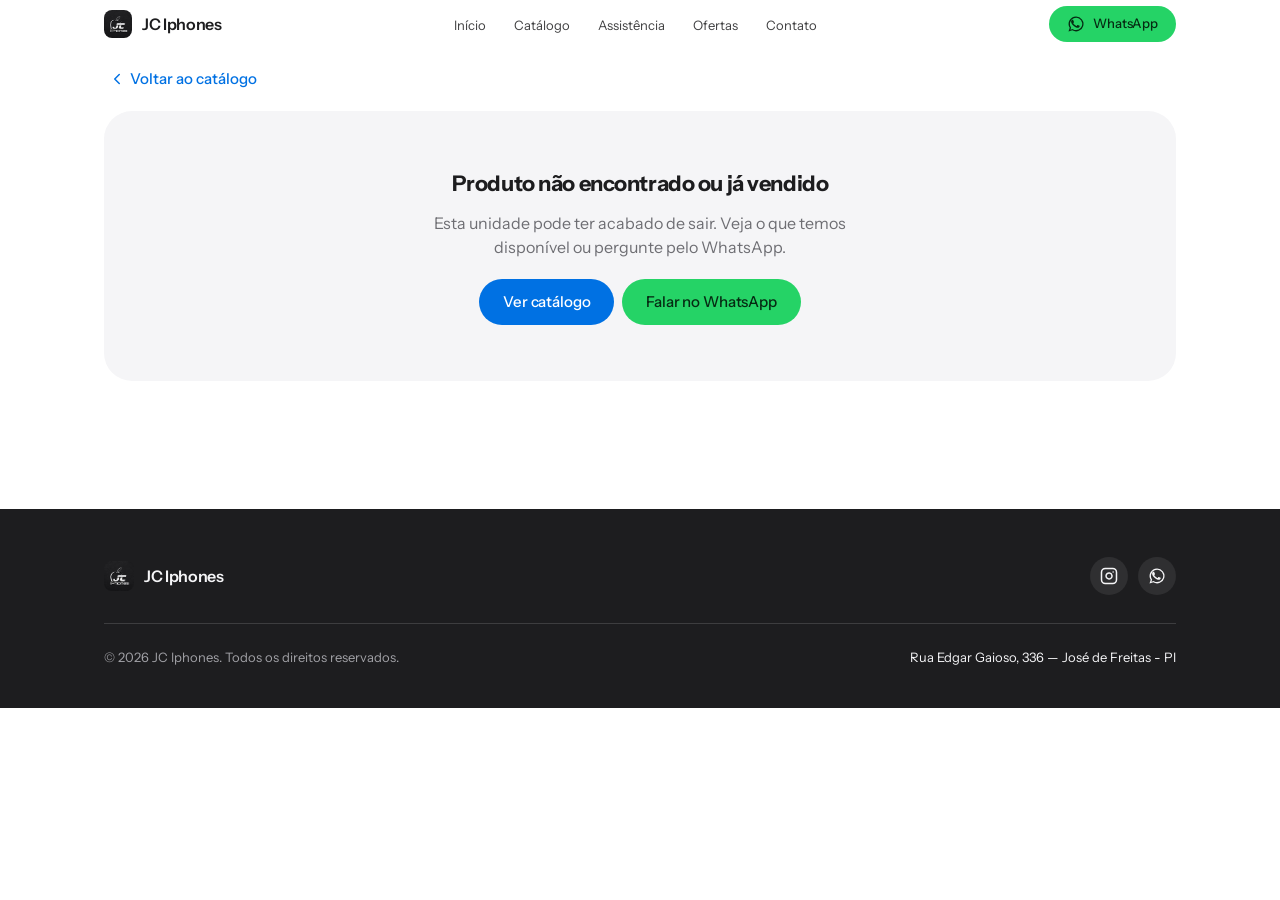
<file: produto.html>
<!DOCTYPE html>
<html lang="pt-BR" dir="ltr">
<head>
  <script>document.documentElement.classList.add("js");</script>
  <meta charset="UTF-8">
  <meta name="viewport" content="width=device-width, initial-scale=1.0">
  <title>Produto | JC Iphones</title>
  <meta name="description" content="Detalhes, preço e disponibilidade do produto na JC Iphones, em José de Freitas - PI.">
  <link rel="icon" type="image/jpeg" href="static/logo.jpg">

  <!-- Google tag (gtag.js) -->
  <script async src="https://www.googletagmanager.com/gtag/js?id=G-FJ1ECSJ4RF"></script>
  <script>
    window.dataLayer = window.dataLayer || [];
    function gtag(){dataLayer.push(arguments);}
    gtag('js', new Date());
    gtag('config', 'G-FJ1ECSJ4RF');
  </script>

  <meta property="og:title" content="JC Iphones — Catálogo">
  <meta property="og:description" content="iPhones novos e seminovos e acessórios com preço e condição de cada unidade.">
  <meta property="og:type" content="product">
  <meta property="og:image" content="static/logo.jpg">

  <link rel="preconnect" href="https://fonts.googleapis.com">
  <link rel="preconnect" href="https://fonts.gstatic.com" crossorigin>
  <link href="https://fonts.googleapis.com/css2?family=Instrument+Sans:wght@400;500;600;700&display=swap" rel="stylesheet">

  <link rel="stylesheet" href="static/css/site.css?v=20260925">
  <link rel="stylesheet" href="static/css/catalogo.css?v=20260925">
</head>
<body>
  <!-- NAV -->
  <header class="nav" id="nav">
    <div class="nav-inner">
      <a href="./" class="nav-brand">
        <img src="static/logo.jpg" alt="Logo JC Iphones">
        <span>JC Iphones</span>
      </a>
      <nav>
        <ul class="nav-links">
          <li><a href="./">Início</a></li>
          <li><a href="./#catalogo">Catálogo</a></li>
          <li><a href="./#assistencia">Assistência</a></li>
          <li><a href="./#ofertas">Ofertas</a></li>
          <li><a href="./#contato">Contato</a></li>
        </ul>
      </nav>
      <div class="nav-actions">
        <a class="btn btn-whatsapp nav-cta desktop" data-wa-text="Olá! Quero saber mais sobre os produtos da JC Iphones.">
          <svg viewBox="0 0 24 24" fill="currentColor" aria-hidden="true"><path d="M12.04 2a9.9 9.9 0 0 0-8.4 15.14L2 22l5.02-1.6A9.9 9.9 0 1 0 12.04 2zm0 18.1a8.2 8.2 0 0 1-4.18-1.15l-.3-.18-2.98.95.95-2.9-.2-.3a8.2 8.2 0 1 1 6.7 3.58z"/><path d="M16.5 14.2c-.3-.15-1.7-.85-2-.95-.25-.1-.45-.15-.63.15-.18.3-.72.95-.88 1.14-.16.2-.32.22-.6.07-.3-.15-1.24-.46-2.36-1.45-.87-.78-1.46-1.74-1.63-2.04-.17-.3-.02-.45.13-.6.13-.13.3-.34.45-.52.15-.17.2-.3.3-.5.1-.2.05-.37-.02-.52-.07-.15-.63-1.52-.87-2.08-.23-.54-.46-.46-.63-.47h-.54c-.19 0-.5.07-.75.36-.26.3-.99.97-.99 2.36 0 1.39 1.01 2.73 1.15 2.92.14.2 1.98 3.03 4.8 4.25.67.29 1.2.46 1.6.59.68.22 1.3.19 1.78.11.55-.08 1.7-.69 1.94-1.36.24-.67.24-1.25.17-1.37-.07-.12-.26-.2-.55-.34z"/></svg>
          WhatsApp
        </a>
        <button class="nav-toggle" id="navToggle" aria-label="Abrir menu" aria-expanded="false">
          <svg id="iconMenu" viewBox="0 0 24 24" fill="none" stroke="currentColor" stroke-width="2" stroke-linecap="round"><line x1="4" x2="20" y1="6" y2="6"/><line x1="4" x2="20" y1="12" y2="12"/><line x1="4" x2="20" y1="18" y2="18"/></svg>
        </button>
      </div>
    </div>
  </header>

  <!-- MENU MOBILE -->
  <div class="mobile-menu" id="mobileMenu">
    <ul>
      <li><a href="./">Início</a></li>
      <li><a href="./#catalogo">Catálogo</a></li>
      <li><a href="./#assistencia">Assistência</a></li>
      <li><a href="./#ofertas">Ofertas</a></li>
      <li><a href="./#contato">Contato</a></li>
      <li><a href="#" data-wa-text="Olá! Quero saber mais sobre os produtos da JC Iphones.">Falar no WhatsApp</a></li>
    </ul>
  </div>

  <main class="product-page">
    <div class="container">
      <a class="back-link" id="backLink" href="./#catalogo">
        <svg viewBox="0 0 24 24" fill="none" stroke="currentColor" stroke-width="2" stroke-linecap="round" stroke-linejoin="round" aria-hidden="true"><path d="m15 18-6-6 6-6"/></svg>
        Voltar ao catálogo
      </a>

      <div id="produto" class="product-detail">
        <div class="product-detail-skeleton is-skeleton" aria-hidden="true">
          <div class="product-media"></div>
          <div><div class="sk-line w-60"></div><div class="sk-line"></div><div class="sk-line w-40"></div></div>
        </div>
        <noscript>
          <!-- Sem JavaScript não há ficha: link direto (atualizar o número junto com WA_NUMBER em static/js/common.js) -->
          <div class="catalog-state">
            <h3>Ative o JavaScript para ver este produto</h3>
            <p>Ou fale direto com a gente pelo WhatsApp.</p>
            <div class="state-actions"><a class="btn btn-whatsapp" href="https://wa.me/5511999999999?text=Ol%C3%A1!%20Quero%20saber%20mais%20sobre%20um%20produto%20do%20cat%C3%A1logo." target="_blank" rel="noopener">Falar no WhatsApp</a></div>
          </div>
        </noscript>
      </div>
    </div>

    <section class="related" id="relacionados" hidden>
      <div class="container">
        <h2>Você também pode gostar</h2>
        <div class="catalog-grid" id="relatedGrid"></div>
      </div>
    </section>
  </main>

  <footer>
    <div class="footer-inner">
      <div class="footer-top">
        <a href="./" class="footer-brand">
          <img src="static/logo.jpg" alt="Logo JC Iphones">
          <span>JC Iphones</span>
        </a>
        <div class="footer-social">
          <a href="#" target="_blank" rel="noopener" aria-label="Instagram da JC Iphones">
            <svg viewBox="0 0 24 24" fill="none" stroke="currentColor" stroke-width="2" stroke-linecap="round" stroke-linejoin="round"><rect width="20" height="20" x="2" y="2" rx="5" ry="5"/><path d="M16 11.37A4 4 0 1 1 12.63 8 4 4 0 0 1 16 11.37z"/><line x1="17.5" x2="17.51" y1="6.5" y2="6.5"/></svg>
          </a>
          <a href="#" data-wa-text="Olá! Quero saber mais sobre os produtos da JC Iphones." target="_blank" rel="noopener" aria-label="WhatsApp da JC Iphones">
            <svg viewBox="0 0 24 24" fill="currentColor"><path d="M12.04 2a9.9 9.9 0 0 0-8.4 15.14L2 22l5.02-1.6A9.9 9.9 0 1 0 12.04 2zm0 18.1a8.2 8.2 0 0 1-4.18-1.15l-.3-.18-2.98.95.95-2.9-.2-.3a8.2 8.2 0 1 1 6.7 3.58z"/><path d="M16.5 14.2c-.3-.15-1.7-.85-2-.95-.25-.1-.45-.15-.63.15-.18.3-.72.95-.88 1.14-.16.2-.32.22-.6.07-.3-.15-1.24-.46-2.36-1.45-.87-.78-1.46-1.74-1.63-2.04-.17-.3-.02-.45.13-.6.13-.13.3-.34.45-.52.15-.17.2-.3.3-.5.1-.2.05-.37-.02-.52-.07-.15-.63-1.52-.87-2.08-.23-.54-.46-.46-.63-.47h-.54c-.19 0-.5.07-.75.36-.26.3-.99.97-.99 2.36 0 1.39 1.01 2.73 1.15 2.92.14.2 1.98 3.03 4.8 4.25.67.29 1.2.46 1.6.59.68.22 1.3.19 1.78.11.55-.08 1.7-.69 1.94-1.36.24-.67.24-1.25.17-1.37-.07-.12-.26-.2-.55-.34z"/></svg>
          </a>
        </div>
      </div>
      <div class="footer-bottom">
        <span>&copy; <span id="year"></span> JC Iphones. Todos os direitos reservados.</span>
        <a href="https://www.google.com/maps/search/?api=1&query=Rua+Edgar+Gaioso+336+Jos%C3%A9+de+Freitas+PI" target="_blank" rel="noopener">Rua Edgar Gaioso, 336 — José de Freitas - PI</a>
      </div>
    </div>
  </footer>

  <script src="static/js/catalogo-core.js?v=20260925"></script>
  <script src="static/js/common.js?v=20260925"></script>
  <script src="static/js/produto.js?v=20260925"></script>
</body>
</html>
</file>
<file: static/css/site.css>
:root {
  --bg: #ffffff;
  --bg-secondary: #f5f5f7;
  --bg-dark: #000000;
  --bg-dark-2: #1d1d1f;
  --text-primary: #1d1d1f;
  --text-secondary: #6e6e73;
  --text-on-dark: #f5f5f7;
  --text-on-dark-2: #a1a1a6;
  --accent: #0071e3;
  --accent-hover: #0077ed;
  --whatsapp: #25d366;
  --whatsapp-hover: #1ebe5b;
  --border: rgba(0, 0, 0, 0.08);
  --border-dark: rgba(255, 255, 255, 0.14);
  --radius: 18px;
  --radius-lg: 28px;
  --maxw: 1120px;
  --nav-h: 48px;
  --ease: cubic-bezier(0.16, 1, 0.3, 1);
  --font: "Instrument Sans", -apple-system, BlinkMacSystemFont, "Segoe UI", sans-serif;

  /* Selos do catálogo */
  --tag-promo: #d70015;
  --tag-promo-bg: #ffe9eb;
  --tag-urgencia: #8a4b00;
  --tag-urgencia-bg: #fff1d6;
  --tag-urgencia-dot: #f59e0b;
}

* { box-sizing: border-box; margin: 0; padding: 0; }

.sr-only {
  position: absolute;
  width: 1px; height: 1px;
  padding: 0; margin: -1px;
  overflow: hidden;
  clip: rect(0, 0, 0, 0);
  white-space: nowrap;
  border: 0;
}

html { scroll-behavior: smooth; }

body {
  font-family: var(--font);
  background: var(--bg);
  color: var(--text-primary);
  -webkit-font-smoothing: antialiased;
  text-rendering: optimizeLegibility;
  line-height: 1.5;
}

::selection { background: rgba(0, 113, 227, 0.22); }

img { display: block; max-width: 100%; }

a { color: inherit; text-decoration: none; }

.container { max-width: var(--maxw); margin: 0 auto; padding: 0 24px; }

/* ---------- Botões ---------- */
.btn {
  display: inline-flex;
  align-items: center;
  justify-content: center;
  gap: 8px;
  font-family: var(--font);
  font-size: 15px;
  font-weight: 500;
  letter-spacing: -0.01em;
  padding: 12px 24px;
  border-radius: 980px;
  border: none;
  cursor: pointer;
  transition: background-color 0.25s var(--ease), color 0.25s var(--ease),
    transform 0.2s var(--ease), box-shadow 0.25s var(--ease);
  min-height: 44px;
  white-space: nowrap;
}
.btn svg { width: 18px; height: 18px; flex-shrink: 0; }
.btn:active { transform: scale(0.97); }

.btn-whatsapp {
  background: var(--whatsapp);
  color: #062b13;
}
.btn-whatsapp:hover { background: var(--whatsapp-hover); box-shadow: 0 10px 30px rgba(37, 211, 102, 0.32); }

.btn-primary {
  background: var(--accent);
  color: #fff;
}
.btn-primary:hover { background: var(--accent-hover); box-shadow: 0 10px 30px rgba(0, 113, 227, 0.3); }

.btn-ghost {
  background: transparent;
  color: var(--accent);
}
.btn-ghost:hover { background: rgba(0, 113, 227, 0.08); }

.btn-ghost-dark {
  background: transparent;
  color: var(--accent);
}
.btn-ghost-dark:hover { background: rgba(0, 113, 227, 0.12); }

/* ---------- Nav ---------- */
.nav {
  position: fixed;
  top: 0; left: 0; right: 0;
  z-index: 100;
  height: var(--nav-h);
  background: rgba(255, 255, 255, 0.72);
  backdrop-filter: saturate(180%) blur(20px);
  -webkit-backdrop-filter: saturate(180%) blur(20px);
  border-bottom: 1px solid transparent;
  transition: border-color 0.3s ease, background-color 0.3s ease;
}
.nav.scrolled { border-bottom-color: var(--border); background: rgba(255, 255, 255, 0.85); }
.nav-inner {
  max-width: var(--maxw);
  margin: 0 auto;
  height: 100%;
  padding: 0 24px;
  display: flex;
  align-items: center;
  justify-content: space-between;
  gap: 16px;
}
.nav-brand { display: flex; align-items: center; gap: 10px; font-weight: 600; letter-spacing: -0.02em; }
.nav-brand img { width: 28px; height: 28px; border-radius: 8px; }
.nav-links { display: flex; align-items: center; gap: 28px; list-style: none; }
.nav-links a {
  font-size: 13px;
  font-weight: 400;
  color: var(--text-primary);
  opacity: 0.85;
  transition: opacity 0.2s ease;
}
.nav-links a:hover { opacity: 1; color: var(--accent); }
.nav-actions { display: flex; align-items: center; gap: 12px; }
.nav-cta { padding: 8px 18px; font-size: 13px; min-height: 36px; }
.nav-toggle {
  display: none;
  background: none;
  border: none;
  cursor: pointer;
  width: 40px; height: 40px;
  align-items: center; justify-content: center;
  color: var(--text-primary);
}
.nav-toggle svg { width: 22px; height: 22px; }

/* Menu mobile */
.mobile-menu {
  position: fixed;
  top: var(--nav-h);
  left: 0; right: 0;
  z-index: 99;
  background: rgba(255, 255, 255, 0.97);
  backdrop-filter: blur(20px);
  border-bottom: 1px solid var(--border);
  transform: translateY(-12px);
  opacity: 0;
  pointer-events: none;
  transition: transform 0.3s var(--ease), opacity 0.3s var(--ease);
}
.mobile-menu.open { transform: none; opacity: 1; pointer-events: auto; }
.mobile-menu ul { list-style: none; padding: 12px 24px 20px; }
.mobile-menu a {
  display: block;
  padding: 14px 0;
  font-size: 17px;
  font-weight: 500;
  border-bottom: 1px solid var(--border);
}
.mobile-menu li:last-child a { border-bottom: none; }

/* ---------- Hero ---------- */
.hero {
  position: relative;
  padding: calc(var(--nav-h) + 96px) 0 88px;
  text-align: center;
  overflow: hidden;
}
.hero::before {
  content: "";
  position: absolute;
  inset: 0;
  background:
    radial-gradient(60% 50% at 50% 0%, rgba(0, 113, 227, 0.08), transparent 70%),
    radial-gradient(40% 40% at 82% 12%, rgba(0, 168, 232, 0.06), transparent 70%);
  pointer-events: none;
}
.hero-inner { position: relative; }
.eyebrow {
  display: inline-block;
  font-size: 13px;
  font-weight: 600;
  letter-spacing: 0.12em;
  text-transform: uppercase;
  color: var(--accent);
  margin-bottom: 20px;
}
.hero h1 {
  font-size: clamp(2.6rem, 6.5vw, 4.6rem);
  font-weight: 700;
  letter-spacing: -0.035em;
  line-height: 1.04;
  margin-bottom: 24px;
}
.hero h1 .grad {
  background: linear-gradient(100deg, #0071e3 0%, #00a6e8 100%);
  -webkit-background-clip: text;
  background-clip: text;
  color: transparent;
}
.hero-sub {
  font-size: clamp(1.05rem, 2.2vw, 1.35rem);
  color: var(--text-secondary);
  max-width: 620px;
  margin: 0 auto 32px;
  letter-spacing: -0.01em;
}
.hero-cta { display: flex; justify-content: center; gap: 16px; flex-wrap: wrap; margin-bottom: 36px; }
.hero-trust {
  display: flex;
  justify-content: center;
  gap: 12px 28px;
  flex-wrap: wrap;
  font-size: 13px;
  color: var(--text-secondary);
}
.hero-trust span { display: inline-flex; align-items: center; gap: 7px; }
.hero-trust svg { width: 15px; height: 15px; color: var(--accent); }

/* ---------- Seções ---------- */
section { padding: 88px 0; }
.section-head { text-align: center; max-width: 640px; margin: 0 auto 56px; }
.section-head h2 {
  font-size: clamp(2rem, 4.5vw, 3rem);
  font-weight: 700;
  letter-spacing: -0.03em;
  line-height: 1.1;
  margin-bottom: 16px;
}
.section-head p { font-size: 1.1rem; color: var(--text-secondary); }

/* ---------- Assistência ---------- */
.assist {
  background: var(--bg-dark);
  color: var(--text-on-dark);
  border-radius: 0;
}
.assist .section-head h2 { color: var(--text-on-dark); }
.assist .section-head p { color: var(--text-on-dark-2); }
.assist-grid {
  display: grid;
  grid-template-columns: repeat(3, 1fr);
  gap: 22px;
}
.assist-item {
  background: var(--bg-dark-2);
  border: 1px solid var(--border-dark);
  border-radius: var(--radius);
  padding: 32px 28px;
  transition: transform 0.3s var(--ease), border-color 0.3s var(--ease);
}
.assist-item:hover { transform: translateY(-4px); border-color: rgba(255, 255, 255, 0.3); }
.assist-item .icon {
  width: 48px; height: 48px;
  border-radius: 12px;
  background: rgba(0, 113, 227, 0.15);
  display: flex; align-items: center; justify-content: center;
  margin-bottom: 18px;
  color: var(--accent);
}
.assist-item .icon svg { width: 24px; height: 24px; }
.assist-item h4 { font-size: 1.15rem; font-weight: 600; letter-spacing: -0.01em; margin-bottom: 8px; }
.assist-item p { color: var(--text-on-dark-2); font-size: 0.95rem; }
.assist-cta { text-align: center; margin-top: 44px; }

/* ---------- Diferenciais ---------- */
.diffs-grid {
  display: grid;
  grid-template-columns: repeat(4, 1fr);
  gap: 22px;
}
.diffs-grid-2 { grid-template-columns: repeat(2, 1fr); max-width: 720px; margin: 0 auto; }
.diff {
  text-align: center;
  padding: 12px 8px;
}
.diff .icon {
  width: 56px; height: 56px;
  margin: 0 auto 16px;
  border-radius: 50%;
  background: var(--bg-secondary);
  display: flex; align-items: center; justify-content: center;
  color: var(--accent);
}
.diff .icon svg { width: 26px; height: 26px; }
.diff h4 { font-size: 1.05rem; font-weight: 600; letter-spacing: -0.01em; margin-bottom: 6px; }
.diff p { font-size: 0.92rem; color: var(--text-secondary); }

/* ---------- Promo ---------- */
.promo { background: var(--bg-secondary); }
.promo-card {
  display: grid;
  grid-template-columns: 1fr 1fr;
  background: var(--bg-dark);
  border-radius: var(--radius-lg);
  overflow: hidden;
  align-items: stretch;
}
.promo-copy {
  padding: 56px;
  display: flex;
  flex-direction: column;
  justify-content: center;
  align-items: flex-start;
}
.promo-copy .eyebrow { color: var(--accent); }
.promo-copy h2 {
  color: var(--text-on-dark);
  font-size: clamp(1.9rem, 4vw, 2.7rem);
  font-weight: 700;
  letter-spacing: -0.03em;
  line-height: 1.08;
  margin-bottom: 16px;
}
.promo-copy p { color: var(--text-on-dark-2); font-size: 1.05rem; margin-bottom: 28px; max-width: 400px; }
.promo-media { position: relative; min-height: 380px; }
.promo-media img { position: absolute; inset: 0; width: 100%; height: 100%; object-fit: cover; }

/* ---------- Novidades / Instagram ---------- */
.insta-grid {
  display: grid;
  grid-template-columns: 1fr 1fr;
  gap: 22px;
}
.insta-card {
  position: relative;
  border-radius: var(--radius-lg);
  overflow: hidden;
  aspect-ratio: 4 / 5;
  background: var(--bg-secondary);
  display: block;
}
.insta-card img { width: 100%; height: 100%; object-fit: cover; transition: transform 0.6s var(--ease); }
.insta-card:hover img { transform: scale(1.04); }
.insta-overlay {
  position: absolute;
  inset: 0;
  display: flex;
  align-items: flex-end;
  padding: 24px;
  background: linear-gradient(to top, rgba(0, 0, 0, 0.72), transparent 55%);
  opacity: 0;
  transition: opacity 0.4s var(--ease);
}
.insta-card:hover .insta-overlay { opacity: 1; }
.insta-overlay .tag {
  display: inline-flex; align-items: center; gap: 8px;
  color: #fff; font-size: 14px; font-weight: 500;
}
.insta-overlay .tag svg { width: 18px; height: 18px; }
.insta-cta { text-align: center; margin-top: 36px; }

/* ---------- Contato ---------- */
.contact { background: var(--bg-secondary); }
.contact-grid {
  display: grid;
  grid-template-columns: 1fr 1fr;
  gap: 44px;
  align-items: center;
}
.contact h2 {
  font-size: clamp(2rem, 4.5vw, 3rem);
  font-weight: 700;
  letter-spacing: -0.03em;
  line-height: 1.1;
  margin-bottom: 16px;
}
.contact > .container > .contact-grid > div:first-child > p {
  color: var(--text-secondary);
  font-size: 1.1rem;
  margin-bottom: 32px;
}
.contact-list { list-style: none; display: flex; flex-direction: column; gap: 20px; margin-bottom: 32px; }
.contact-list li { display: flex; gap: 14px; align-items: flex-start; }
.contact-list .icon {
  width: 40px; height: 40px;
  flex-shrink: 0;
  border-radius: 10px;
  background: #fff;
  display: flex; align-items: center; justify-content: center;
  color: var(--accent);
  box-shadow: 0 2px 8px rgba(0,0,0,0.05);
}
.contact-list .icon svg { width: 20px; height: 20px; }
.contact-list strong { display: block; font-size: 0.9rem; font-weight: 600; margin-bottom: 2px; }
.contact-list span { font-size: 0.95rem; color: var(--text-secondary); }
.contact-actions { display: flex; gap: 14px; flex-wrap: wrap; }

.map-wrap {
  border-radius: var(--radius-lg);
  overflow: hidden;
  box-shadow: 0 30px 60px -25px rgba(0, 0, 0, 0.35);
  background: #e8e8ed;
  aspect-ratio: 4 / 4.4;
}
.map-wrap iframe { width: 100%; height: 100%; border: 0; display: block; }

/* ---------- Footer ---------- */
footer {
  background: var(--bg-dark-2);
  color: var(--text-on-dark-2);
  padding: 48px 0 40px;
}
.footer-inner {
  max-width: var(--maxw);
  margin: 0 auto;
  padding: 0 24px;
}
.footer-top {
  display: flex;
  align-items: center;
  justify-content: space-between;
  gap: 16px;
  flex-wrap: wrap;
  padding-bottom: 28px;
  border-bottom: 1px solid var(--border-dark);
  margin-bottom: 24px;
}
.footer-brand { display: flex; align-items: center; gap: 10px; color: var(--text-on-dark); font-weight: 600; letter-spacing: -0.02em; }
.footer-brand img { width: 30px; height: 30px; border-radius: 8px; }
.footer-social { display: flex; gap: 10px; }
.footer-social a {
  width: 38px; height: 38px;
  border-radius: 50%;
  background: rgba(255, 255, 255, 0.08);
  display: flex; align-items: center; justify-content: center;
  color: var(--text-on-dark);
  transition: background-color 0.25s ease;
}
.footer-social a:hover { background: rgba(255, 255, 255, 0.18); }
.footer-social svg { width: 18px; height: 18px; }
.footer-bottom {
  display: flex;
  justify-content: space-between;
  gap: 12px;
  flex-wrap: wrap;
  font-size: 13px;
}
.footer-bottom a { color: var(--text-on-dark); }

/* ---------- Reveal (só esconde quando há JS para revelar) ---------- */
.js .reveal {
  opacity: 0;
  transform: translateY(26px);
  transition: opacity 0.9s var(--ease), transform 0.9s var(--ease);
  transition-delay: var(--d, 0s);
}
.js .reveal.in { opacity: 1; transform: none; }

/* ---------- Responsivo ---------- */
@media (max-width: 900px) {
  .nav-links { display: none; }
  .nav-toggle { display: flex; }
  .nav-cta.desktop { display: none; }
  section { padding: 64px 0; }
  .assist-grid { grid-template-columns: 1fr; }
  .diffs-grid { grid-template-columns: 1fr 1fr; }
  .promo-card { grid-template-columns: 1fr; }
  .promo-copy { padding: 40px 32px; }
  .promo-media { min-height: 280px; order: -1; }
  .insta-grid { grid-template-columns: 1fr; }
  .contact-grid { grid-template-columns: 1fr; }
  .map-wrap { aspect-ratio: 4 / 3; }
}
@media (max-width: 520px) {
  .diffs-grid { grid-template-columns: 1fr; }
  .hero-cta .btn { flex: 1 1 100%; }
  .hero-cta { gap: 12px; }
}

@media (prefers-reduced-motion: reduce) {
  html { scroll-behavior: auto; }
  .js .reveal { opacity: 1; transform: none; transition: none; }
  .assist-item, .insta-card img { transition: none; }
}
</file>
<file: static/css/catalogo.css>
/* ---------- Botões extras ---------- */
.btn-sm { padding: 8px 16px; min-height: 36px; font-size: 14px; }
.btn-lg { padding: 16px 28px; min-height: 56px; font-size: 17px; font-weight: 600; }
.btn-block { display: flex; width: 100%; }

/* ---------- Selos ---------- */
.tag {
  display: inline-flex;
  align-items: center;
  gap: 6px;
  padding: 4px 10px;
  border-radius: 980px;
  font-size: 12px;
  font-weight: 600;
  letter-spacing: -0.005em;
  line-height: 1.3;
  white-space: nowrap;
}
.tag-novo { background: var(--text-primary); color: #fff; }
.tag-seminovo { background: #fff; color: var(--text-primary); box-shadow: inset 0 0 0 1px rgba(0, 0, 0, 0.12); }
.tag-extra { background: rgba(255, 255, 255, 0.85); color: var(--text-secondary); box-shadow: inset 0 0 0 1px var(--border); }
.tag-promo { background: var(--tag-promo-bg); color: var(--tag-promo); padding: 2px 8px; }
.tag-urgencia { background: var(--tag-urgencia-bg); color: var(--tag-urgencia); }
.tag-urgencia::before {
  content: "";
  width: 6px; height: 6px;
  border-radius: 50%;
  background: var(--tag-urgencia-dot);
  animation: tag-pulse 1.8s ease-out infinite;
}
@keyframes tag-pulse {
  0% { box-shadow: 0 0 0 0 rgba(245, 158, 11, 0.55); }
  70%, 100% { box-shadow: 0 0 0 6px rgba(245, 158, 11, 0); }
}

/* ---------- Seção / abas / toolbar ---------- */
.catalog { scroll-margin-top: var(--nav-h); }
@media (max-width: 479px) { .catalog > .container { padding: 0 16px; } }
.catalog .section-head { margin-bottom: 32px; }

.catalog-tabs {
  display: flex;
  width: fit-content;
  margin: 0 auto 20px;
  padding: 4px;
  gap: 4px;
  background: var(--bg-secondary);
  border-radius: 980px;
}
.catalog-tabs button {
  min-width: 140px;
  min-height: 40px;
  padding: 8px 22px;
  border: 0;
  border-radius: 980px;
  background: transparent;
  font: 600 15px/1 var(--font);
  letter-spacing: -0.01em;
  color: var(--text-secondary);
  cursor: pointer;
  transition: background-color 0.3s var(--ease), color 0.3s var(--ease), box-shadow 0.3s var(--ease);
}
.catalog-tabs button:hover { color: var(--text-primary); }
.catalog-tabs button[aria-selected="true"] {
  background: var(--bg);
  color: var(--text-primary);
  box-shadow: 0 1px 2px rgba(0, 0, 0, 0.06), 0 4px 14px -6px rgba(0, 0, 0, 0.2);
}
.catalog-tabs button:focus-visible { outline: 3px solid var(--accent); outline-offset: 2px; }
@media (max-width: 479px) {
  .catalog-tabs { width: 100%; }
  .catalog-tabs button { flex: 1; min-width: 0; }
}

.catalog-toolbar {
  display: grid;
  grid-template-columns: 1fr auto auto;
  gap: 10px;
}
@media (max-width: 639px) {
  .catalog-toolbar { grid-template-columns: 1fr 1fr; }
  .catalog-search { grid-column: 1 / -1; }
}

.catalog-search, .catalog-sort { position: relative; display: flex; align-items: center; }
.catalog-search svg, .catalog-sort svg {
  position: absolute;
  width: 18px; height: 18px;
  color: var(--text-secondary);
  pointer-events: none;
}
.catalog-search svg { left: 14px; }
.catalog-sort svg { right: 12px; }

.catalog-search input,
.catalog-sort select,
.catalog-filter-btn {
  width: 100%;
  height: 46px;
  border: 1px solid transparent;
  border-radius: 14px;
  background: var(--bg-secondary);
  font: 500 15px var(--font);
  color: var(--text-primary);
  transition: border-color 0.2s ease, background-color 0.2s ease, box-shadow 0.2s ease;
}
.catalog-search input { padding: 0 14px 0 42px; font-size: 16px; }
.catalog-search input::placeholder { color: #86868b; }
.catalog-sort select { appearance: none; -webkit-appearance: none; padding: 0 38px 0 14px; cursor: pointer; }
.catalog-search input:focus,
.catalog-sort select:focus,
.catalog-filter-btn:focus-visible {
  outline: none;
  background: var(--bg);
  border-color: var(--accent);
  box-shadow: 0 0 0 4px rgba(0, 113, 227, 0.15);
}

.catalog-filter-btn {
  display: inline-flex;
  align-items: center;
  justify-content: center;
  gap: 8px;
  padding: 0 18px;
  cursor: pointer;
}
.catalog-filter-btn svg { width: 18px; height: 18px; }
.catalog-filter-btn:hover, .catalog-sort select:hover { background: #ececf0; }
.catalog-filter-btn.is-active { background: var(--text-primary); color: #fff; }
.filter-count {
  display: inline-grid;
  place-items: center;
  min-width: 20px; height: 20px;
  padding: 0 6px;
  border-radius: 10px;
  background: var(--accent);
  color: #fff;
  font-size: 12px;
  font-weight: 700;
}

.catalog-count {
  margin: 18px 2px 14px;
  font-size: 14px;
  color: var(--text-secondary);
}

html:not(.js) .catalog-tabs,
html:not(.js) .catalog-toolbar { display: none; }
.filter-count[hidden] { display: none; }

/* ---------- Grid ---------- */
.catalog-grid {
  display: grid;
  grid-template-columns: repeat(2, minmax(0, 1fr));
  gap: 12px;
}
@media (min-width: 768px) { .catalog-grid { grid-template-columns: repeat(3, minmax(0, 1fr)); gap: 20px; } }
@media (min-width: 1024px) { .catalog-grid { grid-template-columns: repeat(4, minmax(0, 1fr)); } }

/* ---------- Card de produto ---------- */
.product-card {
  display: flex;
  flex-direction: column;
  min-width: 0;
  background: var(--bg);
  border: 1px solid var(--border);
  border-radius: 22px;
  overflow: hidden;
  transition: transform 0.45s var(--ease), box-shadow 0.45s var(--ease), border-color 0.3s ease;
}
.product-card:hover {
  transform: translateY(-4px);
  border-color: transparent;
  box-shadow: 0 18px 40px -18px rgba(0, 0, 0, 0.22);
}
.product-card:focus-visible { outline: 3px solid var(--accent); outline-offset: 3px; }

.product-media {
  position: relative;
  aspect-ratio: 1 / 1;
  background: var(--bg-secondary);
  overflow: hidden;
}
.product-media img {
  width: 100%;
  height: 100%;
  object-fit: contain;
  transition: transform 0.7s var(--ease);
}
.product-card:hover .product-media img { transform: scale(1.04); }
.product-media.is-broken img { visibility: hidden; }
.product-media.is-broken {
  background: var(--bg-secondary) url("data:image/svg+xml,%3Csvg xmlns='http://www.w3.org/2000/svg' width='48' height='48' viewBox='0 0 24 24' fill='none' stroke='%2386868b' stroke-width='1.5' stroke-linecap='round' stroke-linejoin='round'%3E%3Crect x='3' y='3' width='18' height='18' rx='2'/%3E%3Ccircle cx='9' cy='9' r='2'/%3E%3Cpath d='m21 15-3.1-3.1a2 2 0 0 0-2.8 0L6 21'/%3E%3C/svg%3E") center / 48px no-repeat;
}

.product-tags {
  position: absolute;
  top: 10px; left: 10px; right: 10px;
  display: flex;
  flex-wrap: wrap;
  gap: 6px;
  pointer-events: none;
}
.product-urgency {
  position: absolute;
  left: 10px; bottom: 10px;
  pointer-events: none;
}
.product-urgency .tag { box-shadow: 0 4px 12px -4px rgba(138, 75, 0, 0.35); }

@media (max-width: 479px) {
  .product-tags .tag-extra { display: none; }
  .product-tags .tag, .product-urgency .tag { font-size: 11px; padding: 3px 8px; }
}

.product-body {
  flex: 1;
  display: flex;
  flex-direction: column;
  gap: 10px;
  padding: 14px 14px 16px;
}
.product-name {
  font-size: 15px;
  font-weight: 600;
  letter-spacing: -0.015em;
  line-height: 1.3;
  display: -webkit-box;
  -webkit-line-clamp: 2;
  -webkit-box-orient: vertical;
  overflow: hidden;
  min-height: 2.6em;
}

.price { display: flex; flex-direction: column; gap: 2px; }
.price-old { display: flex; align-items: center; gap: 6px; font-size: 13px; color: var(--text-secondary); }
.price-now { font-size: 20px; font-weight: 700; letter-spacing: -0.025em; line-height: 1.15; font-variant-numeric: tabular-nums; }
.price-installments { font-size: 13px; color: var(--text-secondary); }

.product-more { margin-top: auto; align-self: stretch; }

@media (min-width: 768px) {
  .product-body { padding: 18px 20px 20px; }
  .product-name { font-size: 16px; }
  .price-now { font-size: 22px; }
  .product-more { align-self: flex-start; }
}

/* ---------- Skeleton ---------- */
.product-card.is-skeleton { pointer-events: none; }
.is-skeleton .product-media,
.is-skeleton .sk-line {
  background: linear-gradient(100deg, #efeff2 30%, #f7f7f9 50%, #efeff2 70%) 0 0 / 300% 100%;
  animation: sk-shimmer 1.4s linear infinite;
}
.sk-line { height: 14px; border-radius: 7px; }
.sk-line.w-60 { width: 60%; }
.sk-line.w-40 { width: 40%; height: 20px; }
@keyframes sk-shimmer { to { background-position: -150% 0; } }

/* ---------- Estados (vazio / erro) ---------- */
.catalog-grid > noscript { grid-column: 1 / -1; }
.catalog-state {
  grid-column: 1 / -1;
  display: flex;
  flex-direction: column;
  align-items: center;
  gap: 12px;
  padding: 56px 24px;
  text-align: center;
  background: var(--bg-secondary);
  border-radius: var(--radius-lg);
}
.catalog-state h3 { font-size: 1.35rem; font-weight: 700; letter-spacing: -0.02em; }
.catalog-state p { color: var(--text-secondary); max-width: 420px; }
.catalog-state .state-actions { display: flex; flex-wrap: wrap; justify-content: center; gap: 8px; margin-top: 8px; }

@media (prefers-reduced-motion: reduce) {
  .tag-urgencia::before, .is-skeleton .product-media, .is-skeleton .sk-line { animation: none; }
  .product-card, .product-media img { transition: none; }
  .product-card:hover { transform: none; }
  .product-card:hover .product-media img { transform: none; }
}

/* ---------- Gaveta de filtros ---------- */
.filter-drawer { position: fixed; inset: 0; z-index: 200; }
.filter-drawer[hidden] { display: none; }
.filter-backdrop {
  position: absolute;
  inset: 0;
  background: rgba(0, 0, 0, 0.36);
  backdrop-filter: blur(2px);
  -webkit-backdrop-filter: blur(2px);
  opacity: 0;
  transition: opacity 0.35s ease;
}
.filter-drawer.open .filter-backdrop { opacity: 1; }

.filter-panel {
  position: absolute;
  left: 0; right: 0; bottom: 0;
  max-height: 88vh;
  display: flex;
  flex-direction: column;
  background: var(--bg);
  border-radius: 24px 24px 0 0;
  box-shadow: 0 -20px 60px -20px rgba(0, 0, 0, 0.3);
  transform: translateY(100%);
  transition: transform 0.4s var(--ease);
}
.filter-drawer.open .filter-panel { transform: none; }
@media (min-width: 768px) {
  .filter-panel {
    top: 0; left: auto;
    width: 400px;
    max-height: none;
    border-radius: 24px 0 0 24px;
    box-shadow: -20px 0 60px -20px rgba(0, 0, 0, 0.3);
    transform: translateX(100%);
  }
}

.filter-head {
  display: flex;
  align-items: center;
  justify-content: space-between;
  padding: 18px 20px 14px 24px;
  border-bottom: 1px solid var(--border);
}
.filter-head h3 { font-size: 1.25rem; font-weight: 700; letter-spacing: -0.02em; }
.filter-close {
  display: grid;
  place-items: center;
  width: 36px; height: 36px;
  border: 0;
  border-radius: 50%;
  background: var(--bg-secondary);
  color: var(--text-primary);
  cursor: pointer;
}
.filter-close svg { width: 18px; height: 18px; }
.filter-close:hover { background: #e8e8ed; }

.filter-body { flex: 1; overflow-y: auto; overscroll-behavior: contain; padding: 0 24px; }
.filter-group { border: 0; padding: 22px 0; }
.filter-group + .filter-group { border-top: 1px solid var(--border); }
.filter-group legend { float: left; width: 100%; margin-bottom: 14px; font-size: 15px; font-weight: 600; }
.filter-group legend + * { clear: both; }

.filter-price { display: grid; grid-template-columns: 1fr 1fr; gap: 10px; }
.filter-price label { min-width: 0; display: flex; flex-direction: column; gap: 6px; font-size: 13px; color: var(--text-secondary); }
.filter-price input {
  width: 100%;
  height: 46px;
  padding: 0 14px;
  border: 1px solid transparent;
  border-radius: 12px;
  background: var(--bg-secondary);
  font: 500 16px var(--font);
  color: var(--text-primary);
  -moz-appearance: textfield;
}
.filter-price input::-webkit-outer-spin-button,
.filter-price input::-webkit-inner-spin-button { -webkit-appearance: none; margin: 0; }
.filter-price input:focus { outline: none; background: var(--bg); border-color: var(--accent); box-shadow: 0 0 0 4px rgba(0, 113, 227, 0.15); }

.filter-options { display: flex; flex-wrap: wrap; gap: 8px; }
.chip { position: relative; cursor: pointer; }
.chip input { position: absolute; opacity: 0; width: 1px; height: 1px; }
.chip span {
  display: inline-flex;
  align-items: center;
  min-height: 40px;
  padding: 8px 16px;
  border-radius: 980px;
  box-shadow: inset 0 0 0 1px rgba(0, 0, 0, 0.14);
  font-size: 14px;
  font-weight: 500;
  transition: background-color 0.2s ease, color 0.2s ease, box-shadow 0.2s ease;
}
.chip:hover span { box-shadow: inset 0 0 0 1px rgba(0, 0, 0, 0.32); }
.chip input:checked + span { background: var(--text-primary); color: #fff; box-shadow: none; }
.chip input:focus-visible + span { outline: 3px solid var(--accent); outline-offset: 2px; }

.filter-foot {
  display: grid;
  grid-template-columns: auto 1fr;
  gap: 10px;
  padding: 14px 20px calc(14px + env(safe-area-inset-bottom));
  border-top: 1px solid var(--border);
}

@media (prefers-reduced-motion: reduce) {
  .filter-panel, .filter-backdrop { transition: none; }
}

/* ---------- Ficha do produto ---------- */
.product-page { padding: calc(var(--nav-h) + 12px) 0 0; }
.product-page > .container { padding-bottom: 64px; }
.back-link {
  display: inline-flex;
  align-items: center;
  gap: 4px;
  margin-bottom: 12px;
  padding: 8px 4px;
  font-size: 15px;
  font-weight: 500;
  color: var(--accent);
}
.back-link svg { width: 18px; height: 18px; transition: transform 0.25s var(--ease); }
.back-link:hover svg { transform: translateX(-3px); }

.product-detail-skeleton { display: grid; gap: 24px; }
.product-detail-skeleton .product-media { border-radius: var(--radius-lg); }
.product-detail-skeleton .sk-line { margin-bottom: 14px; }
@media (min-width: 900px) { .product-detail-skeleton { grid-template-columns: 1.1fr 1fr; gap: 56px; } }

.pd { display: grid; gap: 24px; }
@media (min-width: 900px) {
  .pd { grid-template-columns: 1.1fr 1fr; gap: 56px; align-items: start; }
  .pd-info { position: sticky; top: calc(var(--nav-h) + 24px); }
}
.pd-gallery { min-width: 0; }
.pd-track {
  display: flex;
  overflow-x: auto;
  scroll-snap-type: x mandatory;
  overscroll-behavior-x: contain;
  scrollbar-width: none;
  border-radius: var(--radius-lg);
}
.pd-track::-webkit-scrollbar { display: none; }
.pd-track:focus-visible { outline: 3px solid var(--accent); outline-offset: 3px; }
.pd-slide { flex: 0 0 100%; scroll-snap-align: start; }
@media (max-width: 899px) {
  /* Mantém o botão de compra perto da dobra em celulares. */
  .pd-slide { aspect-ratio: auto; height: min(88vw, 40vh); }
}

.pd-dots { display: flex; justify-content: center; gap: 6px; margin-top: 12px; }
.pd-dot {
  width: 6px; height: 6px;
  border-radius: 3px;
  background: #d2d2d7;
  transition: width 0.3s var(--ease), background-color 0.3s ease;
}
.pd-dot.is-active { width: 18px; background: var(--text-primary); }

.pd-thumbs { display: none; }
@media (min-width: 900px) {
  .pd-dots { display: none; }
  .pd-thumbs { display: flex; gap: 10px; margin-top: 14px; }
}
.pd-thumb {
  width: 76px; height: 76px;
  padding: 0;
  border: 2px solid transparent;
  border-radius: 16px;
  background: var(--bg-secondary);
  overflow: hidden;
  cursor: pointer;
  transition: border-color 0.2s ease, opacity 0.2s ease;
  opacity: 0.7;
}
.pd-thumb img { width: 100%; height: 100%; object-fit: contain; }
.pd-thumb:hover { opacity: 1; }
.pd-thumb[aria-current="true"] { border-color: var(--text-primary); opacity: 1; }
.pd-thumb:focus-visible { outline: 3px solid var(--accent); outline-offset: 2px; }

.pd-info { display: flex; flex-direction: column; gap: 14px; min-width: 0; }
.pd-tags { display: flex; flex-wrap: wrap; gap: 6px; }
.pd-name {
  font-size: clamp(1.75rem, 5vw, 2.5rem);
  font-weight: 700;
  letter-spacing: -0.03em;
  line-height: 1.08;
}
.pd-info .price-old { font-size: 15px; }
.pd-info .price-now { font-size: clamp(1.9rem, 5.5vw, 2.4rem); }
.pd-info .price-installments { font-size: 15px; }

.price-from {
  display: block;
  font-size: 13px;
  font-weight: 500;
  color: var(--text-secondary);
  letter-spacing: 0.01em;
}

.pd-variants { display: flex; flex-direction: column; gap: 16px; margin-top: 2px; }
.pd-variant { display: flex; flex-direction: column; gap: 10px; }
.pd-variant-label { font-size: 14px; font-weight: 600; letter-spacing: -0.01em; }
.pd-options { display: flex; flex-wrap: wrap; gap: 8px; }

.pd-cta { margin-top: 6px; }
.pd-cta svg { width: 22px; height: 22px; }
.btn-whatsapp.pd-cta { box-shadow: 0 12px 30px -12px rgba(37, 211, 102, 0.8); }
.pd-cta-note { margin-top: -4px; text-align: center; text-wrap: balance; font-size: 13px; color: var(--text-secondary); }

.pd-specs { margin-top: 12px; padding: 0; }
.pd-specs h2 { font-size: 1.15rem; font-weight: 700; letter-spacing: -0.02em; margin-bottom: 8px; }
.pd-specs dl > div {
  display: flex;
  justify-content: space-between;
  gap: 16px;
  padding: 12px 0;
  border-bottom: 1px solid var(--border);
  font-size: 15px;
}
.pd-specs dt { color: var(--text-secondary); }
.pd-specs dd { font-weight: 500; text-align: right; }

.product-page .catalog-state { margin-bottom: 64px; }

/* Barra fixa de compra (só celular) */
.pd-bar { display: none; }
@media (max-width: 767px) {
  body.has-pd-bar { padding-bottom: calc(76px + env(safe-area-inset-bottom)); }
  .pd-bar {
    position: fixed;
    left: 0; right: 0; bottom: 0;
    z-index: 90;
    display: flex;
    align-items: center;
    gap: 12px;
    padding: 10px 16px calc(10px + env(safe-area-inset-bottom));
    background: rgba(255, 255, 255, 0.86);
    backdrop-filter: saturate(180%) blur(20px);
    -webkit-backdrop-filter: saturate(180%) blur(20px);
    border-top: 1px solid var(--border);
    transform: translateY(110%);
    visibility: hidden;
    transition: transform 0.35s var(--ease), visibility 0s linear 0.35s;
  }
  .pd-bar.is-visible { transform: none; visibility: visible; transition: transform 0.35s var(--ease); }
  .pd-bar-price { flex: 1; min-width: 0; display: flex; flex-direction: column; line-height: 1.2; }
  .pd-bar-price small { font-size: 12px; color: var(--text-secondary); white-space: nowrap; overflow: hidden; text-overflow: ellipsis; }
  .pd-bar-price strong { font-size: 18px; letter-spacing: -0.02em; font-variant-numeric: tabular-nums; }
  .pd-bar .btn { padding: 12px 18px; font-weight: 600; }
}

/* Você também pode gostar */
.related { padding: 56px 0 72px; background: var(--bg-secondary); }
.related h2 { font-size: clamp(1.5rem, 4vw, 2rem); font-weight: 700; letter-spacing: -0.03em; margin-bottom: 24px; }
@media (max-width: 479px) { .related > .container { padding: 0 16px; } }

/* ---------- Vantagens ---------- */
html:not(.js) .vantagens-section { display: none; }
.vantagens-section { padding-top: 24px; }
.vantagens-section .section-head { margin-bottom: 32px; }

.vantagens-full { display: grid; gap: 12px; }
@media (min-width: 768px) { .vantagens-full { grid-template-columns: repeat(3, 1fr); gap: 20px; } }
.vantagens-full .vantagem {
  display: flex;
  flex-direction: column;
  gap: 18px;
  padding: 28px 26px;
  border-radius: var(--radius-lg);
  background: var(--bg-secondary);
}
@media (max-width: 767px) {
  .vantagens-full .vantagem { flex-direction: row; align-items: center; padding: 20px; }
}
.vantagem-icon {
  flex: none;
  display: grid;
  place-items: center;
  width: 48px; height: 48px;
  border-radius: 14px;
  background: var(--bg);
  color: var(--accent);
  box-shadow: 0 1px 2px rgba(0, 0, 0, 0.05);
}
.vantagem-icon svg { width: 24px; height: 24px; }
.vantagem-body { display: flex; flex-direction: column; gap: 4px; }
.vantagem-body strong { font-size: 17px; font-weight: 700; letter-spacing: -0.02em; }
.vantagem-body span { color: var(--text-secondary); line-height: 1.4; }
.vantagem-link .vantagem-body span { color: #0a7a35; font-weight: 500; }
.vantagem-link .vantagem-body span::after { content: " ›"; }
.vantagem-link { transition: transform 0.35s var(--ease), box-shadow 0.35s var(--ease); }
.vantagem-link:hover { transform: translateY(-3px); box-shadow: 0 16px 36px -18px rgba(0, 0, 0, 0.25); }

.vantagens-compact {
  display: grid;
  margin-top: 6px;
  border: 1px solid var(--border);
  border-radius: 18px;
  overflow: hidden;
}
.vantagens-compact .vantagem { display: flex; align-items: center; gap: 14px; padding: 12px 16px; }
.vantagens-compact .vantagem + .vantagem { border-top: 1px solid var(--border); }
.vantagens-compact .vantagem-icon { width: 36px; height: 36px; border-radius: 10px; background: var(--bg-secondary); box-shadow: none; }
.vantagens-compact .vantagem-icon svg { width: 20px; height: 20px; }
.vantagens-compact .vantagem-body { gap: 0; }
.vantagens-compact .vantagem-body strong { font-size: 14px; }
.vantagens-compact .vantagem-body span { font-size: 14px; }
.vantagens-compact .vantagem-link:hover { transform: none; box-shadow: none; background: var(--bg-secondary); }
</file>
<file: static/css/bio.css>
/* Página link-na-bio (bio/index.html) — tema escuro da marca */
.bio {
  --bio-bg: #0a0a0b;
  --bio-card: #141416;
  --bio-card-hover: #1b1b1e;
  --bio-line: rgba(255, 255, 255, 0.1);
  --bio-text-2: #a1a1a6;
  min-height: 100vh;
  min-height: 100dvh;
  display: flex;
  flex-direction: column;
  background:
    radial-gradient(120% 60% at 50% 0%, rgba(255, 255, 255, 0.06), transparent 60%),
    var(--bio-bg);
  color: var(--text-on-dark);
}

.bio-cover {
  position: relative;
  height: clamp(150px, 30vw, 240px);
  overflow: hidden;
  background: #111;
}
.bio-cover img {
  width: 100%;
  height: 100%;
  object-fit: cover;
  object-position: 50% 45%;
}
.bio-cover::after {
  content: "";
  position: absolute;
  inset: 0;
  background: linear-gradient(to bottom, rgba(10, 10, 11, 0.1) 30%, var(--bio-bg));
}

.bio-main {
  flex: 1;
  width: 100%;
  max-width: 560px;
  margin: 0 auto;
  padding: 0 16px 32px;
  text-align: center;
}

.bio-logo {
  position: relative;
  z-index: 1;
  width: 112px;
  height: 112px;
  margin: -64px auto 0;
  border-radius: 50%;
  border: 3px solid transparent;
  background: linear-gradient(#000, #000) padding-box, linear-gradient(145deg, #f5f5f7, #6e6e73 55%, #d2d2d7) border-box;
  box-shadow: 0 16px 40px -12px rgba(0, 0, 0, 0.9);
  animation: bio-in 0.8s var(--ease) both;
}

.bio-title {
  margin-top: 18px;
  font-size: clamp(1.7rem, 7vw, 2.2rem);
  font-weight: 700;
  letter-spacing: -0.035em;
  line-height: 1.1;
  background: linear-gradient(180deg, #ffffff 20%, #a1a1a6);
  -webkit-background-clip: text;
  background-clip: text;
  color: transparent;
  animation: bio-in 0.8s var(--ease) 0.06s both;
}

.bio-text {
  margin-top: 10px;
  font-size: 15px;
  line-height: 1.55;
  color: var(--text-on-dark);
  animation: bio-in 0.8s var(--ease) 0.12s both;
}
.bio-place { display: inline-flex; align-items: center; gap: 4px; color: var(--bio-text-2); }
.bio-place svg { width: 15px; height: 15px; color: #ff453a; }

.bio-links { display: grid; gap: 12px; margin-top: 28px; text-align: left; }
.bio-link {
  display: flex;
  align-items: center;
  gap: 16px;
  min-height: 76px;
  padding: 14px 18px 14px 14px;
  border: 1px solid var(--bio-line);
  border-radius: 20px;
  background: var(--bio-card);
  transition: background-color 0.25s ease, border-color 0.25s ease, transform 0.35s var(--ease);
  animation: bio-in 0.8s var(--ease) backwards;
}
.bio-link:nth-child(1) { animation-delay: 0.18s; }
.bio-link:nth-child(2) { animation-delay: 0.24s; }
.bio-link:nth-child(3) { animation-delay: 0.3s; }
.bio-link:nth-child(4) { animation-delay: 0.36s; }
.bio-link:hover { background: var(--bio-card-hover); border-color: rgba(255, 255, 255, 0.2); transform: translateY(-2px); }
.bio-link:active { transform: scale(0.98); }
.bio-link:focus-visible { outline: 3px solid var(--accent); outline-offset: 3px; }

.bio-icon {
  flex: none;
  display: grid;
  place-items: center;
  width: 48px;
  height: 48px;
  border-radius: 14px;
  background: linear-gradient(145deg, #ffffff, #c7c7cc);
  color: #1d1d1f;
  box-shadow: inset 0 1px 0 rgba(255, 255, 255, 0.8), 0 6px 16px -8px rgba(0, 0, 0, 0.8);
}
.bio-icon svg { width: 24px; height: 24px; }
.bio-link-wa .bio-icon { background: linear-gradient(145deg, #4ee07f, var(--whatsapp)); color: #062b13; }

.bio-link-body { display: flex; flex-direction: column; gap: 2px; min-width: 0; }
.bio-link-body strong { font-size: 16px; font-weight: 600; letter-spacing: -0.015em; }
.bio-link-body span { font-size: 13.5px; line-height: 1.35; color: var(--bio-text-2); }

.bio-footer {
  background: transparent;
  border: 0;
  padding: 8px 16px calc(24px + env(safe-area-inset-bottom));
  text-align: center;
  font-size: 13px;
  color: var(--bio-text-2);
  line-height: 1.7;
}
.bio-footer strong { color: var(--text-on-dark); font-weight: 600; }

/* Celulares pequenos: os 4 botões cabem na primeira tela */
@media (max-width: 400px), (max-height: 700px) {
  .bio-cover { height: 118px; }
  .bio-logo { width: 92px; height: 92px; margin-top: -50px; }
  .bio-title { margin-top: 12px; font-size: 1.6rem; }
  .bio-text { margin-top: 6px; font-size: 14px; line-height: 1.45; }
  .bio-links { margin-top: 18px; gap: 9px; }
  .bio-link { min-height: 0; gap: 14px; padding: 11px 14px 11px 12px; border-radius: 18px; }
  .bio-icon { width: 42px; height: 42px; border-radius: 12px; }
  .bio-icon svg { width: 22px; height: 22px; }
  .bio-link-body strong { font-size: 15px; }
  .bio-link-body span { font-size: 12.5px; }
}

@keyframes bio-in {
  from { opacity: 0; transform: translateY(12px); }
  to { opacity: 1; transform: none; }
}
@media (prefers-reduced-motion: reduce) {
  .bio-logo, .bio-title, .bio-text, .bio-link { animation: none; }
  .bio-link { transition: none; }
}
</file>
